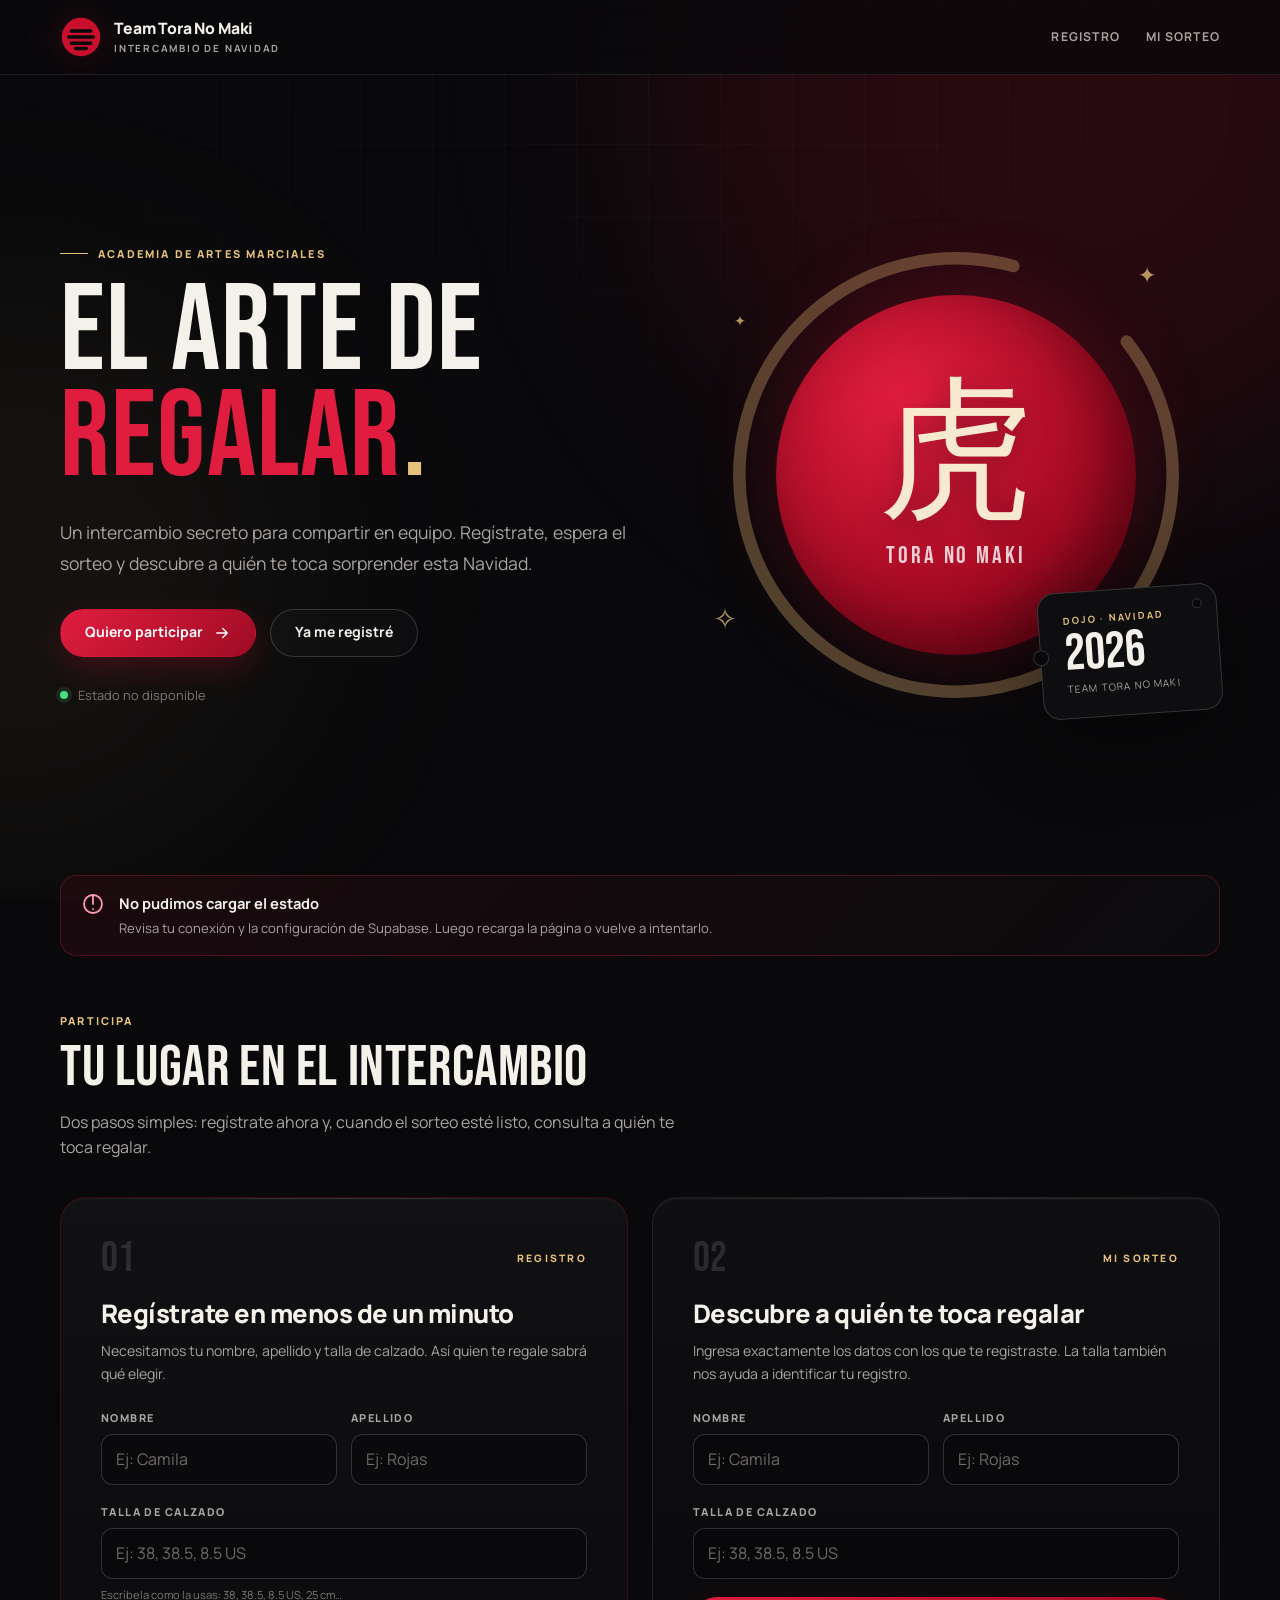
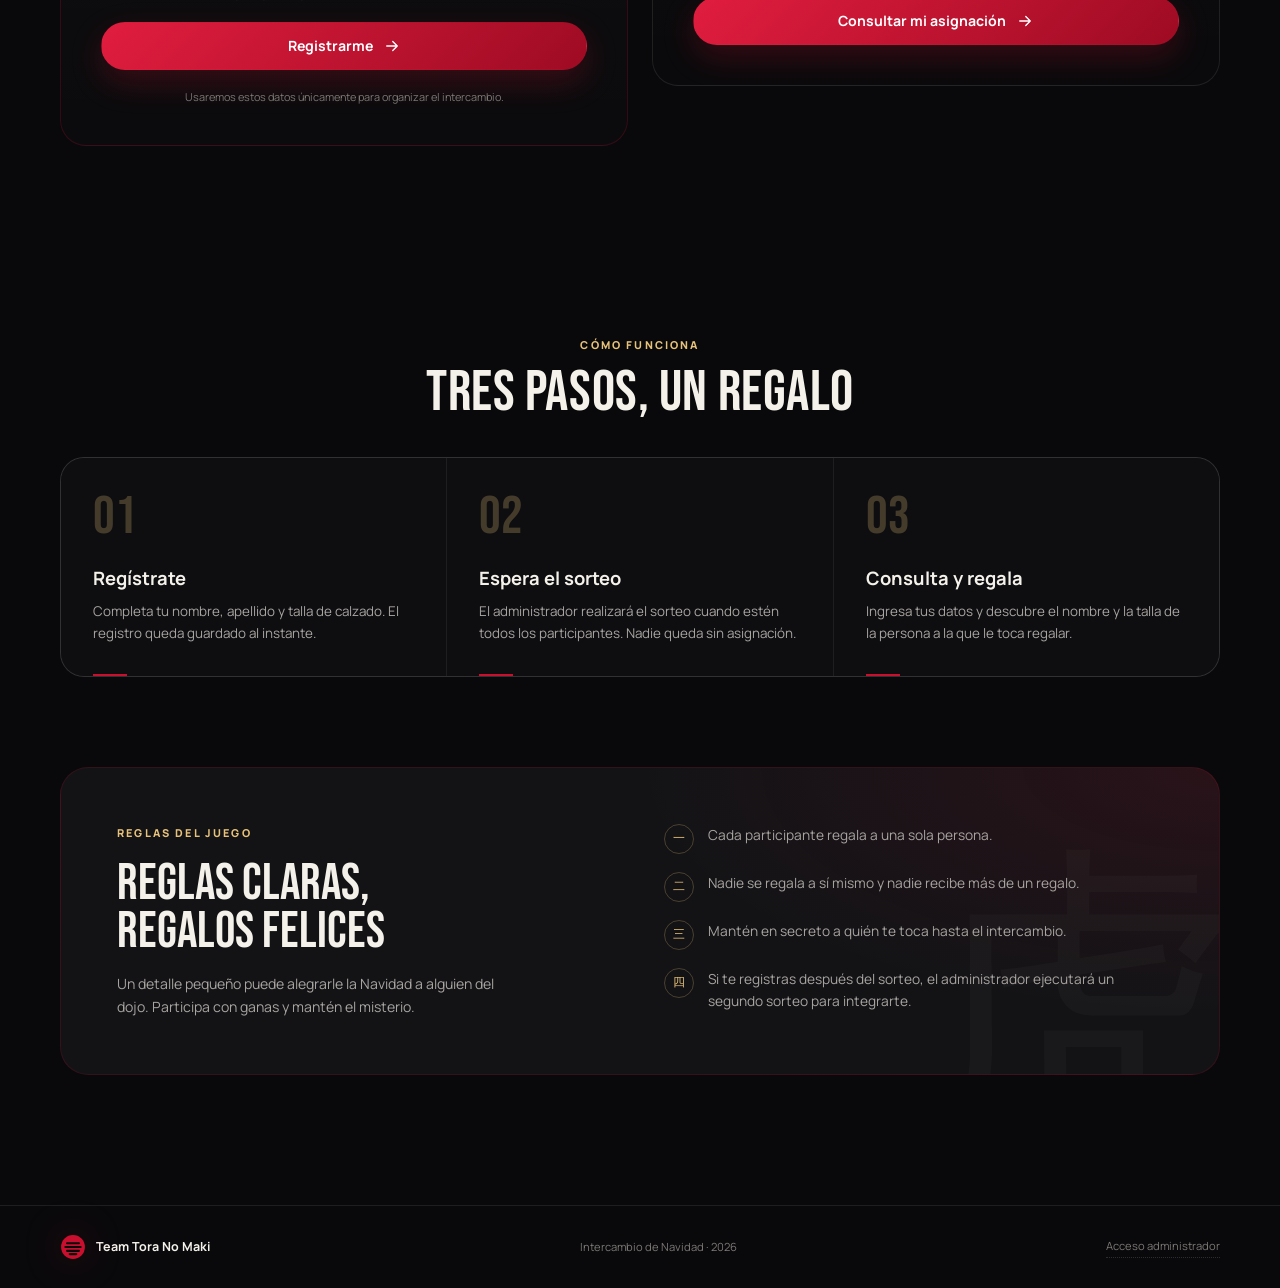
<file: index.html>
<!doctype html>
<html lang="es">
  <head>
    <meta charset="utf-8" />
    <meta
      name="viewport"
      content="width=device-width, initial-scale=1, viewport-fit=cover"
    />
    <meta name="theme-color" content="#09090b" />
    <meta
      http-equiv="Content-Security-Policy"
      content="default-src 'self'; script-src 'self'; style-src 'self'; font-src 'self'; img-src 'self' data:; connect-src 'self' https://*.supabase.co wss://*.supabase.co; form-action 'self'; base-uri 'self'; object-src 'none'"
    />
    <meta
      name="description"
      content="Intercambio de Navidad del Team Tora No Maki. Regístrate con tu nombre y talla de calzado, y descubre a quién te toca regalar."
    />
    <title>Intercambio de Navidad · Team Tora No Maki</title>

    <link rel="icon" href="./assets/favicon.svg" type="image/svg+xml" />
    <link rel="stylesheet" href="./assets/fonts.css" />
    <link rel="stylesheet" href="./assets/styles.css" />
  </head>

  <body class="page-public">
    <a class="skip-link" href="#contenido">Saltar al contenido</a>

    <div class="background-decor" aria-hidden="true">
      <span class="background-grid"></span>
      <span class="background-glow background-glow-red"></span>
      <span class="background-glow background-glow-gold"></span>
    </div>

    <header class="site-header">
      <div class="container header-inner">
        <a class="brand" href="./" aria-label="Team Tora No Maki, inicio">
          <span class="brand-mark" aria-hidden="true">
            <svg viewBox="0 0 48 48">
              <circle cx="24" cy="24" r="22" fill="currentColor"></circle>
              <path
                d="M13 17h22M10 24h28M13 31h22M18 37h12"
                fill="none"
                stroke="#09090b"
                stroke-width="4"
                stroke-linecap="round"
              ></path>
            </svg>
          </span>
          <span class="brand-copy">
            <span class="brand-name">Team Tora No Maki</span>
            <span class="brand-sub">Intercambio de Navidad</span>
          </span>
        </a>

        <nav class="site-nav" aria-label="Navegación principal">
          <a href="#registro">Registro</a>
          <a href="#mi-sorteo">Mi sorteo</a>
        </nav>
      </div>
    </header>

    <main id="contenido">
      <section class="hero container">
        <div class="hero-copy">
          <p class="eyebrow">
            <span class="eyebrow-line" aria-hidden="true"></span>
            Academia de artes marciales
          </p>

          <h1>
            El arte de<br />
            <span class="text-accent">regalar</span><span class="text-dot">.</span>
          </h1>

          <p class="hero-lead">
            Un intercambio secreto para compartir en equipo. Regístrate,
            espera el sorteo y descubre a quién te toca sorprender esta
            Navidad.
          </p>

          <div class="hero-actions">
            <a class="btn btn-primary" href="#registro">
              Quiero participar
              <svg viewBox="0 0 24 24" aria-hidden="true">
                <path d="M5 12h14M13 6l6 6-6 6"></path>
              </svg>
            </a>
            <a class="btn btn-ghost" href="#mi-sorteo">Ya me registré</a>
          </div>

          <div class="hero-meta">
            <span class="live-dot" aria-hidden="true"></span>
            <span id="participant-count">Cargando participantes…</span>
          </div>
        </div>

        <div class="hero-visual" aria-hidden="true">
          <div class="enso-wrap">
            <svg class="enso-ring" viewBox="0 0 360 360">
              <circle
                cx="180"
                cy="180"
                r="156"
                fill="none"
                stroke="currentColor"
                stroke-width="9"
                stroke-linecap="round"
                stroke-dasharray="880 100"
                transform="rotate(-38 180 180)"
              ></circle>
            </svg>
            <div class="sun-disc">
              <span class="sun-kanji">虎</span>
              <span class="sun-caption">Tora no Maki</span>
            </div>
          </div>

          <div class="event-ticket">
            <span class="ticket-top">Dojo · Navidad</span>
            <strong class="ticket-year" id="event-year">2026</strong>
            <span class="ticket-bottom">Team Tora No Maki</span>
            <span class="ticket-hole" aria-hidden="true"></span>
          </div>

          <span class="spark spark-one">✦</span>
          <span class="spark spark-two">✧</span>
          <span class="spark spark-three">✦</span>
        </div>
      </section>

      <div class="container">
        <div
          id="state-banner"
          class="state-banner"
          role="status"
          aria-live="polite"
          hidden
        >
          <span class="state-banner-icon" aria-hidden="true">
            <svg viewBox="0 0 24 24">
              <path d="M12 3v9"></path>
              <path d="M12 17h.01"></path>
              <circle cx="12" cy="12" r="9"></circle>
            </svg>
          </span>
          <div class="state-banner-copy">
            <strong id="state-banner-title"></strong>
            <p id="state-banner-text"></p>
          </div>
        </div>
      </div>

      <section class="forms-section container" aria-labelledby="participa-title">
        <div class="section-heading">
          <p class="eyebrow">Participa</p>
          <h2 id="participa-title">Tu lugar en el intercambio</h2>
          <p>
            Dos pasos simples: regístrate ahora y, cuando el sorteo esté
            listo, consulta a quién te toca regalar.
          </p>
        </div>

        <div class="forms-grid">
          <article class="card card-registration" id="registro">
            <div class="card-topline">
              <span class="step-number">01</span>
              <span class="card-kicker">Registro</span>
            </div>

            <h3>Regístrate en menos de un minuto</h3>
            <p class="card-intro">
              Necesitamos tu nombre, apellido y talla de calzado. Así quien te
              regale sabrá qué elegir.
            </p>

            <div id="registration-closed" class="inline-notice" hidden>
              <strong>El registro está cerrado.</strong>
              <span>
                Si ya participaste, puedes consultar tu asignación con tu
                nombre y talla.
              </span>
            </div>

            <div
              id="registration-late-note"
              class="inline-notice inline-notice-warning"
              hidden
            >
              <strong>El sorteo ya se realizó.</strong>
              <span>
                Si te registras ahora, el administrador deberá ejecutar el
                segundo sorteo para integrarte.
              </span>
            </div>

            <form id="registration-form" class="form" novalidate>
              <div class="form-row">
                <div class="field">
                  <label for="reg-first-name">Nombre</label>
                  <input
                    id="reg-first-name"
                    name="first_name"
                    type="text"
                    maxlength="60"
                    autocomplete="given-name"
                    autocapitalize="words"
                    placeholder="Ej: Camila"
                    required
                  />
                  <p
                    class="field-error"
                    id="reg-first-name-error"
                    role="alert"
                    hidden
                  ></p>
                </div>

                <div class="field">
                  <label for="reg-last-name">Apellido</label>
                  <input
                    id="reg-last-name"
                    name="last_name"
                    type="text"
                    maxlength="60"
                    autocomplete="family-name"
                    autocapitalize="words"
                    placeholder="Ej: Rojas"
                    required
                  />
                  <p
                    class="field-error"
                    id="reg-last-name-error"
                    role="alert"
                    hidden
                  ></p>
                </div>
              </div>

              <div class="field">
                <label for="reg-shoe-size">Talla de calzado</label>
                <input
                  id="reg-shoe-size"
                  name="shoe_size"
                  type="text"
                  maxlength="20"
                  inputmode="text"
                  autocomplete="off"
                  placeholder="Ej: 38, 38.5, 8.5 US"
                  required
                />
                <p class="field-hint">
                  Escríbela como la usas: 38, 38.5, 8.5 US, 25 cm…
                </p>
                <p
                  class="field-error"
                  id="reg-shoe-size-error"
                  role="alert"
                  hidden
                ></p>
              </div>

              <p
                class="form-error"
                id="registration-error"
                role="alert"
                hidden
              ></p>

              <button
                type="submit"
                class="btn btn-primary btn-block"
                id="registration-submit"
              >
                <span>Registrarme</span>
                <svg viewBox="0 0 24 24" aria-hidden="true">
                  <path d="M5 12h14M13 6l6 6-6 6"></path>
                </svg>
              </button>

              <p class="privacy-note">
                Usaremos estos datos únicamente para organizar el intercambio.
              </p>
            </form>

            <div id="registration-success" class="success-panel" hidden>
              <span class="success-icon" aria-hidden="true">
                <svg viewBox="0 0 24 24">
                  <path d="M20 6 9 17l-5-5"></path>
                </svg>
              </span>
              <p class="success-kicker">Confirmado</p>
              <h3>¡Registro exitoso!</h3>
              <p class="success-name-line">
                Ya estás participando, <strong id="success-name"></strong>.
              </p>

              <div class="size-chip">
                <span>Talla registrada</span>
                <strong id="success-size"></strong>
              </div>

              <p id="success-draw-note" class="success-note"></p>

              <div class="success-actions">
                <button
                  type="button"
                  class="btn btn-primary"
                  id="success-lookup"
                >
                  Consultar mi sorteo
                </button>
                <button
                  type="button"
                  class="btn btn-ghost"
                  id="success-another"
                >
                  Registrar otra persona
                </button>
              </div>
            </div>
          </article>

          <article class="card card-lookup" id="mi-sorteo">
            <div class="card-topline">
              <span class="step-number">02</span>
              <span class="card-kicker">Mi sorteo</span>
            </div>

            <h3>Descubre a quién te toca regalar</h3>
            <p class="card-intro">
              Ingresa exactamente los datos con los que te registraste. La
              talla también nos ayuda a identificar tu registro.
            </p>

            <form id="lookup-form" class="form" novalidate>
              <div class="form-row">
                <div class="field">
                  <label for="look-first-name">Nombre</label>
                  <input
                    id="look-first-name"
                    name="first_name"
                    type="text"
                    maxlength="60"
                    autocomplete="given-name"
                    autocapitalize="words"
                    placeholder="Ej: Camila"
                    required
                  />
                  <p
                    class="field-error"
                    id="look-first-name-error"
                    role="alert"
                    hidden
                  ></p>
                </div>

                <div class="field">
                  <label for="look-last-name">Apellido</label>
                  <input
                    id="look-last-name"
                    name="last_name"
                    type="text"
                    maxlength="60"
                    autocomplete="family-name"
                    autocapitalize="words"
                    placeholder="Ej: Rojas"
                    required
                  />
                  <p
                    class="field-error"
                    id="look-last-name-error"
                    role="alert"
                    hidden
                  ></p>
                </div>
              </div>

              <div class="field">
                <label for="look-shoe-size">Talla de calzado</label>
                <input
                  id="look-shoe-size"
                  name="shoe_size"
                  type="text"
                  maxlength="20"
                  inputmode="text"
                  autocomplete="off"
                  placeholder="Ej: 38, 38.5, 8.5 US"
                  required
                />
                <p
                  class="field-error"
                  id="look-shoe-size-error"
                  role="alert"
                  hidden
                ></p>
              </div>

              <p class="form-error" id="lookup-error" role="alert" hidden></p>

              <button
                type="submit"
                class="btn btn-primary btn-block"
                id="lookup-submit"
              >
                <span>Consultar mi asignación</span>
                <svg viewBox="0 0 24 24" aria-hidden="true">
                  <path d="M5 12h14M13 6l6 6-6 6"></path>
                </svg>
              </button>
            </form>

            <div id="saved-data-hint" class="saved-hint" hidden>
              <span>Estos son los datos de tu último registro en este dispositivo.</span>
              <button type="button" id="clear-saved-data" class="text-button">
                Borrar
              </button>
            </div>

            <div
              id="lookup-result"
              class="lookup-result"
              aria-live="polite"
              hidden
            >
              <div
                id="lookup-not-found"
                class="result-panel result-not-found"
                hidden
              >
                <span class="result-icon" aria-hidden="true">?</span>
                <p class="result-kicker">No encontramos tu registro</p>
                <h4>Revisa los datos e intenta otra vez</h4>
                <p>
                  El nombre, el apellido y la talla deben coincidir con los del
                  registro. Si escribiste tu talla como “42,5”, prueba también
                  con “42.5”.
                </p>
              </div>

              <div
                id="lookup-pending"
                class="result-panel result-pending"
                hidden
              >
                <span class="result-icon" aria-hidden="true">
                  <svg viewBox="0 0 24 24">
                    <circle cx="12" cy="12" r="9"></circle>
                    <path d="M12 7v5l3 2"></path>
                  </svg>
                </span>
                <p class="result-kicker" id="lookup-pending-kicker">
                  Aún falta el sorteo
                </p>
                <h4 id="lookup-pending-title">Tu registro está listo</h4>
                <p id="lookup-pending-text"></p>
              </div>

              <div
                id="lookup-assignment"
                class="result-panel result-assignment"
                hidden
              >
                <p class="result-kicker">Tu asignación</p>
                <p class="gift-lead">Te toca regalarle a:</p>
                <h4 id="receiver-name" class="receiver-name"></h4>
                <div class="receiver-size">
                  <span>Talla de calzado</span>
                  <strong id="receiver-size"></strong>
                </div>
                <p class="secret-note">
                  Mantén el secreto hasta el día del intercambio. No compartas
                  esta pantalla.
                </p>
                <button
                  type="button"
                  class="btn btn-ghost btn-small"
                  id="copy-assignment"
                >
                  Copiar mensaje
                </button>
              </div>

              <p id="lookup-owner" class="lookup-owner" hidden></p>
            </div>
          </article>
        </div>
      </section>

      <section class="steps container" aria-labelledby="steps-title">
        <div class="section-heading section-heading-center">
          <p class="eyebrow">Cómo funciona</p>
          <h2 id="steps-title">Tres pasos, un regalo</h2>
        </div>

        <ol class="steps-grid">
          <li class="step-card">
            <span class="step-index">01</span>
            <h3>Regístrate</h3>
            <p>
              Completa tu nombre, apellido y talla de calzado. El registro
              queda guardado al instante.
            </p>
          </li>
          <li class="step-card">
            <span class="step-index">02</span>
            <h3>Espera el sorteo</h3>
            <p>
              El administrador realizará el sorteo cuando estén todos los
              participantes. Nadie queda sin asignación.
            </p>
          </li>
          <li class="step-card">
            <span class="step-index">03</span>
            <h3>Consulta y regala</h3>
            <p>
              Ingresa tus datos y descubre el nombre y la talla de la persona
              a la que le toca regalar.
            </p>
          </li>
        </ol>
      </section>

      <section class="rules container" aria-labelledby="rules-title">
        <div class="rules-card">
          <div class="rules-intro">
            <p class="eyebrow">Reglas del juego</p>
            <h2 id="rules-title">Reglas claras, regalos felices</h2>
            <p>
              Un detalle pequeño puede alegrarle la Navidad a alguien del
              dojo. Participa con ganas y mantén el misterio.
            </p>
          </div>

          <ul class="rules-list">
            <li>
              <span aria-hidden="true">一</span>
              Cada participante regala a una sola persona.
            </li>
            <li>
              <span aria-hidden="true">二</span>
              Nadie se regala a sí mismo y nadie recibe más de un regalo.
            </li>
            <li>
              <span aria-hidden="true">三</span>
              Mantén en secreto a quién te toca hasta el intercambio.
            </li>
            <li>
              <span aria-hidden="true">四</span>
              Si te registras después del sorteo, el administrador ejecutará
              un segundo sorteo para integrarte.
            </li>
          </ul>
        </div>
      </section>
    </main>

    <footer class="site-footer">
      <div class="container footer-inner">
        <div class="footer-brand">
          <span class="brand-mark brand-mark-small" aria-hidden="true">
            <svg viewBox="0 0 48 48">
              <circle cx="24" cy="24" r="22" fill="currentColor"></circle>
              <path
                d="M13 17h22M10 24h28M13 31h22M18 37h12"
                fill="none"
                stroke="#09090b"
                stroke-width="4"
                stroke-linecap="round"
              ></path>
            </svg>
          </span>
          <span>Team Tora No Maki</span>
        </div>

        <p class="footer-note">
          Intercambio de Navidad · <span id="year">2026</span>
        </p>

        <a class="footer-admin-link" href="./admin.html">
          Acceso administrador
        </a>
      </div>
    </footer>

    <div id="toast" class="toast" role="status" aria-live="polite" hidden></div>

    <script src="./assets/vendor/supabase.js"></script>
    <script type="module" src="./assets/app.js"></script>
  </body>
</html>
</file>
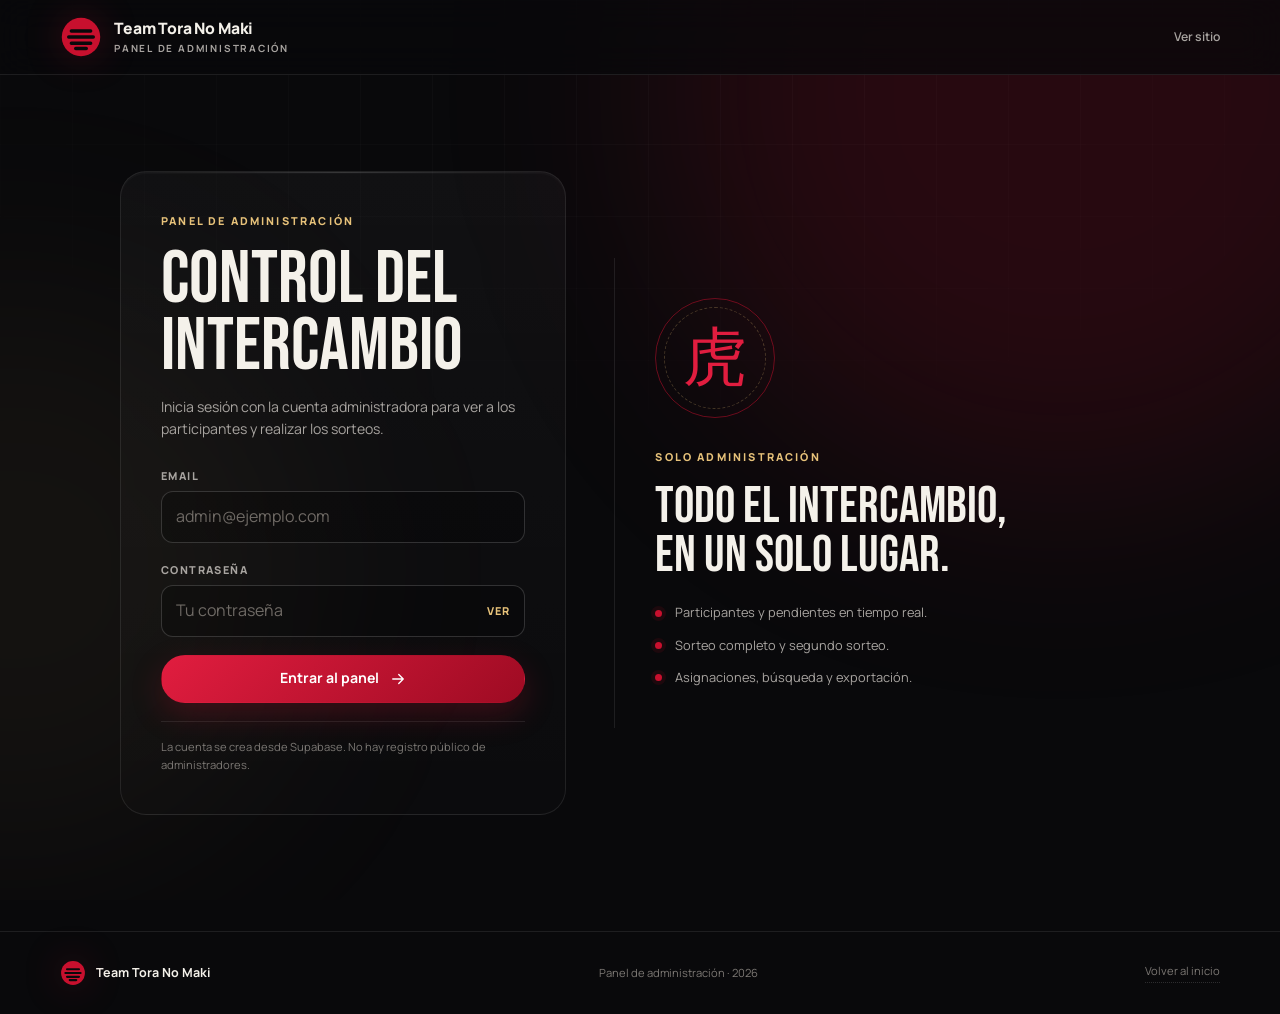
<file: admin.html>
<!doctype html>
<html lang="es">
  <head>
    <meta charset="utf-8" />
    <meta
      name="viewport"
      content="width=device-width, initial-scale=1, viewport-fit=cover"
    />
    <meta name="theme-color" content="#09090b" />
    <meta
      http-equiv="Content-Security-Policy"
      content="default-src 'self'; script-src 'self'; style-src 'self'; font-src 'self'; img-src 'self' data:; connect-src 'self' https://*.supabase.co wss://*.supabase.co; form-action 'self'; base-uri 'self'; object-src 'none'"
    />
    <meta name="robots" content="noindex, nofollow, noarchive" />
    <meta
      name="description"
      content="Panel de administración del intercambio de Navidad del Team Tora No Maki."
    />
    <title>Administración · Intercambio de Navidad</title>

    <link rel="icon" href="./assets/favicon.svg" type="image/svg+xml" />
    <link rel="stylesheet" href="./assets/fonts.css" />
    <link rel="stylesheet" href="./assets/styles.css" />
  </head>

  <body class="page-admin">
    <a class="skip-link" href="#contenido">Saltar al contenido</a>

    <div class="background-decor" aria-hidden="true">
      <span class="background-grid"></span>
      <span class="background-glow background-glow-red"></span>
      <span class="background-glow background-glow-gold"></span>
    </div>

    <header class="site-header">
      <div class="container header-inner">
        <a class="brand" href="./" aria-label="Team Tora No Maki, inicio">
          <span class="brand-mark" aria-hidden="true">
            <svg viewBox="0 0 48 48">
              <circle cx="24" cy="24" r="22" fill="currentColor"></circle>
              <path
                d="M13 17h22M10 24h28M13 31h22M18 37h12"
                fill="none"
                stroke="#09090b"
                stroke-width="4"
                stroke-linecap="round"
              ></path>
            </svg>
          </span>
          <span class="brand-copy">
            <span class="brand-name">Team Tora No Maki</span>
            <span class="brand-sub">Panel de administración</span>
          </span>
        </a>

        <div class="header-actions">
          <a class="header-link" href="./">Ver sitio</a>
          <div id="session-box" class="session-box" hidden>
            <span id="session-email" class="session-email"></span>
            <button
              type="button"
              id="signout-button"
              class="icon-button"
              aria-label="Cerrar sesión"
              title="Cerrar sesión"
            >
              <svg viewBox="0 0 24 24" aria-hidden="true">
                <path d="M9 21H5a2 2 0 0 1-2-2V5a2 2 0 0 1 2-2h4"></path>
                <path d="m16 17 5-5-5-5"></path>
                <path d="M21 12H9"></path>
              </svg>
            </button>
          </div>
        </div>
      </div>
    </header>

    <main id="contenido">
      <div id="setup-banner" class="state-banner is-warning container" hidden>
        <span class="state-banner-icon" aria-hidden="true">
          <svg viewBox="0 0 24 24">
            <path
              d="M10.3 3.8 1.8 18a2 2 0 0 0 1.7 3h17a2 2 0 0 0 1.7-3L13.7 3.8a2 2 0 0 0-3.4 0Z"
            ></path>
            <path d="M12 9v4"></path>
            <path d="M12 17h.01"></path>
          </svg>
        </span>
        <div class="state-banner-copy">
          <strong>Falta conectar Supabase</strong>
          <p>
            Completa <code>assets/config.js</code> con la URL y la clave pública
            de tu proyecto. Revisa el README para los pasos.
          </p>
        </div>
      </div>

      <div id="boot-loading" class="boot-loading">
        <span class="spinner spinner-large" aria-hidden="true"></span>
        <p>Cargando panel…</p>
      </div>

      <section id="auth-view" class="auth-section container" hidden>
        <div class="auth-layout">
          <div class="auth-card card">
            <p class="eyebrow">Panel de administración</p>
            <h1>Control del intercambio</h1>
            <p class="auth-lead">
              Inicia sesión con la cuenta administradora para ver a los
              participantes y realizar los sorteos.
            </p>

            <form id="login-form" class="form" novalidate>
              <div class="field">
                <label for="admin-email">Email</label>
                <input
                  id="admin-email"
                  name="email"
                  type="email"
                  autocomplete="email"
                  inputmode="email"
                  autocapitalize="none"
                  spellcheck="false"
                  placeholder="admin@ejemplo.com"
                  required
                />
              </div>

              <div class="field">
                <label for="admin-password">Contraseña</label>
                <div class="input-with-action">
                  <input
                    id="admin-password"
                    name="password"
                    type="password"
                    autocomplete="current-password"
                    placeholder="Tu contraseña"
                    required
                  />
                  <button
                    type="button"
                    id="toggle-password"
                    class="input-action"
                    aria-label="Mostrar contraseña"
                    aria-pressed="false"
                  >
                    Ver
                  </button>
                </div>
              </div>

              <p class="form-error" id="login-error" role="alert" hidden></p>

              <button
                type="submit"
                class="btn btn-primary btn-block"
                id="login-submit"
              >
                <span>Entrar al panel</span>
                <svg viewBox="0 0 24 24" aria-hidden="true">
                  <path d="M5 12h14M13 6l6 6-6 6"></path>
                </svg>
              </button>
            </form>

            <p class="auth-hint">
              La cuenta se crea desde Supabase. No hay registro público de
              administradores.
            </p>
          </div>

          <aside class="auth-visual" aria-hidden="true">
            <div class="auth-seal">
              <span class="auth-seal-kanji">虎</span>
              <span class="auth-seal-ring"></span>
            </div>
            <p class="eyebrow">Solo administración</p>
            <h2>Todo el intercambio,<br />en un solo lugar.</h2>
            <ul class="auth-feature-list">
              <li>Participantes y pendientes en tiempo real.</li>
              <li>Sorteo completo y segundo sorteo.</li>
              <li>Asignaciones, búsqueda y exportación.</li>
            </ul>
          </aside>
        </div>
      </section>

      <section id="dashboard-view" class="dashboard container" hidden>
        <div class="dashboard-head">
          <div>
            <p class="eyebrow">Panel de administración</p>
            <h1>Intercambio de Navidad</h1>
            <p class="dashboard-subtitle">
              Gestiona el registro, los sorteos y las asignaciones.
            </p>
          </div>

          <button
            type="button"
            id="refresh-dashboard"
            class="btn btn-ghost btn-small"
          >
            <svg viewBox="0 0 24 24" aria-hidden="true">
              <path d="M21 12a9 9 0 1 1-2.64-6.36"></path>
              <path d="M21 3v6h-6"></path>
            </svg>
            Actualizar
          </button>
        </div>

        <div id="dashboard-loading" class="dashboard-loading" hidden>
          <span class="spinner spinner-large" aria-hidden="true"></span>
          <p>Cargando datos del intercambio…</p>
        </div>

        <div id="dashboard-error" class="state-banner is-warning" hidden>
          <span class="state-banner-icon" aria-hidden="true">
            <svg viewBox="0 0 24 24">
              <path
                d="M10.3 3.8 1.8 18a2 2 0 0 0 1.7 3h17a2 2 0 0 0 1.7-3L13.7 3.8a2 2 0 0 0-3.4 0Z"
              ></path>
              <path d="M12 9v4"></path>
              <path d="M12 17h.01"></path>
            </svg>
          </span>
          <div class="state-banner-copy">
            <strong>No pudimos cargar el panel</strong>
            <p id="dashboard-error-text"></p>
            <button
              type="button"
              id="retry-dashboard"
              class="btn btn-ghost btn-small"
            >
              Reintentar
            </button>
          </div>
        </div>

        <div id="dashboard-content" hidden>
          <section class="stats-grid" aria-label="Resumen del intercambio">
            <article class="stat-card">
              <span class="stat-label">Participantes</span>
              <strong class="stat-value" id="stat-total">0</strong>
              <span class="stat-note">registrados en total</span>
            </article>

            <article class="stat-card stat-card-assigned">
              <span class="stat-label">Con asignación</span>
              <strong class="stat-value" id="stat-assigned">0</strong>
              <span class="stat-note">ya tienen a quién regalar</span>
            </article>

            <article
              class="stat-card stat-card-pending"
              id="stat-pending-card"
            >
              <span class="stat-label">Pendientes</span>
              <strong class="stat-value" id="stat-pending">0</strong>
              <span class="stat-note" id="stat-pending-note"
                >sin asignación</span
              >
            </article>
          </section>

          <div class="control-grid">
            <section class="card control-card">
              <div class="card-topline">
                <span class="card-kicker">Sorteo</span>
                <span id="draw-status-pill" class="status-pill">Pendiente</span>
              </div>

              <h2 id="draw-card-title">Todo listo para el sorteo</h2>
              <p id="draw-card-text">
                Cuando todos estén registrados, inicia el sorteo. Cada
                participante recibirá exactamente una persona a quien regalar.
              </p>

              <div class="draw-meta">
                <div>
                  <span>Ronda</span>
                  <strong id="draw-round-value">0</strong>
                </div>
                <div>
                  <span>Último sorteo</span>
                  <strong id="draw-date-value">—</strong>
                </div>
              </div>

              <div
                id="draw-pending-note"
                class="inline-notice inline-notice-warning"
                hidden
              >
                <strong id="draw-pending-title"></strong>
                <span id="draw-pending-text"></span>
              </div>

              <button
                type="button"
                id="draw-button"
                class="btn btn-primary btn-block"
              >
                <span id="draw-button-label">Iniciar sorteo</span>
              </button>
              <p id="draw-hint" class="field-hint"></p>
            </section>

            <section class="card control-card">
              <div class="card-topline">
                <span class="card-kicker">Registro</span>
                <span id="registration-status-pill" class="status-pill"
                  >Abierto</span
                >
              </div>

              <h2>Entrada de participantes</h2>
              <p>
                Abre el registro para recibir participantes o ciérralo cuando
                ya esté completa la lista.
              </p>

              <label class="switch-row" for="registration-toggle">
                <span class="switch-copy">
                  <strong>Permitir nuevos registros</strong>
                  <small>
                    Si está cerrado, nadie nuevo podrá registrarse desde la web.
                  </small>
                </span>
                <input
                  id="registration-toggle"
                  type="checkbox"
                  class="switch-input"
                />
                <span class="switch-track" aria-hidden="true">
                  <span class="switch-thumb"></span>
                </span>
              </label>

              <div class="rule-note">
                <strong>Segundo sorteo</strong>
                <p>
                  Si alguien se registra después del primer sorteo, aparecerá
                  como pendiente. El segundo sorteo lo integra conservando las
                  asignaciones existentes y ajustando solo lo necesario para
                  que todos queden incluidos.
                </p>
              </div>
            </section>
          </div>

          <section class="card participants-card">
            <div class="participants-head">
              <div>
                <p class="eyebrow">Listado</p>
                <h2>Participantes</h2>
                <p id="participants-summary">
                  Todavía no hay participantes registrados.
                </p>
              </div>

              <div class="participants-actions">
                <label class="search-field">
                  <span class="sr-only">Buscar participante</span>
                  <svg viewBox="0 0 24 24" aria-hidden="true">
                    <circle cx="11" cy="11" r="7"></circle>
                    <path d="m20 20-4-4"></path>
                  </svg>
                  <input
                    type="search"
                    id="participant-search"
                    placeholder="Buscar por nombre o talla"
                    autocomplete="off"
                  />
                </label>

                <button
                  type="button"
                  id="export-csv"
                  class="btn btn-ghost btn-small"
                >
                  <svg viewBox="0 0 24 24" aria-hidden="true">
                    <path d="M12 3v12"></path>
                    <path d="m7 10 5 5 5-5"></path>
                    <path d="M5 21h14"></path>
                  </svg>
                  Exportar
                </button>
              </div>
            </div>

            <div id="table-pending-note" class="table-note" hidden></div>

            <div class="table-wrap">
              <table class="participants-table" id="participants-table">
                <thead>
                  <tr>
                    <th scope="col">Participante</th>
                    <th scope="col">Talla</th>
                    <th scope="col">Le regala a</th>
                    <th scope="col">Estado</th>
                    <th scope="col" class="actions-col">Acciones</th>
                  </tr>
                </thead>
                <tbody id="participants-body"></tbody>
              </table>
            </div>

            <div id="participants-empty" class="empty-state" hidden>
              <span class="empty-icon" aria-hidden="true">虎</span>
              <h3>Todavía no hay participantes</h3>
              <p>
                Comparte el enlace del sitio para que el equipo se registre.
                Los participantes aparecerán aquí automáticamente.
              </p>
              <button
                type="button"
                id="copy-site-link"
                class="btn btn-ghost btn-small"
              >
                Copiar enlace del sitio
              </button>
            </div>

            <div id="participants-no-results" class="empty-state" hidden>
              <span class="empty-icon" aria-hidden="true">?</span>
              <h3>Sin resultados</h3>
              <p>No encontramos participantes con ese nombre o talla.</p>
            </div>

            <div class="table-footer">
              <span id="filter-count">Mostrando 0 de 0</span>
              <span class="table-footnote">
                El administrador ve todas las asignaciones. Los participantes
                solo ven la suya.
              </span>
            </div>
          </section>

          <section class="danger-zone" id="advanced-zone">
            <div>
              <p class="eyebrow">Zona delicada</p>
              <h2>Re-sortear a todos</h2>
              <p>
                Reemplaza todas las asignaciones actuales por un sorteo nuevo.
                Úsalo solo si necesitas reiniciar el sorteo por completo.
              </p>
            </div>
            <button
              type="button"
              id="redraw-button"
              class="btn btn-danger-outline"
            >
              Re-sortear a todos
            </button>

            <div class="danger-divider" aria-hidden="true"></div>

            <div>
              <p class="eyebrow">Zona crítica</p>
              <h2>Limpiar todo</h2>
              <p>
                <strong>Borra todos los participantes y todas las asignaciones.</strong>
                Reinicia el sorteo a cero. Úsalo solo para limpiar la base de datos
                tras una prueba; no se puede deshacer.
              </p>
            </div>
            <button
              type="button"
              id="reset-all-button"
              class="btn btn-danger"
            >
              Limpiar todo
            </button>
          </section>
        </div>
      </section>
    </main>

    <footer class="site-footer">
      <div class="container footer-inner">
        <div class="footer-brand">
          <span class="brand-mark brand-mark-small" aria-hidden="true">
            <svg viewBox="0 0 48 48">
              <circle cx="24" cy="24" r="22" fill="currentColor"></circle>
              <path
                d="M13 17h22M10 24h28M13 31h22M18 37h12"
                fill="none"
                stroke="#09090b"
                stroke-width="4"
                stroke-linecap="round"
              ></path>
            </svg>
          </span>
          <span>Team Tora No Maki</span>
        </div>

        <p class="footer-note">
          Panel de administración · <span id="year">2026</span>
        </p>

        <a class="footer-admin-link" href="./">Volver al inicio</a>
      </div>
    </footer>

    <dialog
      id="confirm-dialog"
      class="confirm-dialog"
      aria-labelledby="confirm-title"
      aria-describedby="confirm-message"
    >
      <div class="dialog-card">
        <span id="confirm-icon" class="dialog-icon" aria-hidden="true">
          <svg viewBox="0 0 24 24">
            <path
              d="M10.3 3.8 1.8 18a2 2 0 0 0 1.7 3h17a2 2 0 0 0 1.7-3L13.7 3.8a2 2 0 0 0-3.4 0Z"
            ></path>
            <path d="M12 9v4"></path>
            <path d="M12 17h.01"></path>
          </svg>
        </span>
        <h2 id="confirm-title">Confirmar acción</h2>
        <p id="confirm-message"></p>
        <div class="dialog-actions">
          <button type="button" id="confirm-cancel" class="btn btn-ghost">
            Cancelar
          </button>
          <button type="button" id="confirm-accept" class="btn btn-primary">
            Confirmar
          </button>
        </div>
      </div>
    </dialog>

    <div id="toast" class="toast" role="status" aria-live="polite" hidden></div>

    <script src="./assets/vendor/supabase.js"></script>
    <script type="module" src="./assets/admin.js"></script>
  </body>
</html>
</file>
<file: assets/fonts.css>
@font-face {
  font-family: 'Bebas Neue';
  font-style: normal;
  font-weight: 400;
  font-display: swap;
  src: url('./fonts/bebas-neue-latin.woff2') format('woff2');
}

@font-face {
  font-family: 'Manrope';
  font-style: normal;
  font-weight: 400 800;
  font-display: swap;
  src: url('./fonts/manrope-latin-var.woff2') format('woff2');
}
</file>
<file: assets/styles.css>
/* ============================================================
   Team Tora No Maki · Intercambio de Navidad
   Hoja de estilos principal
   ============================================================ */

:root {
  --bg: #09090b;
  --bg-soft: #0e0e11;
  --surface: #131316;
  --surface-2: #1a1a1f;
  --surface-3: #222228;
  --text: #f4f1ea;
  --muted: #a8a4a0;
  --muted-2: #7c7874;
  --red: #c8102e;
  --red-bright: #e11d3f;
  --red-soft: rgba(200, 16, 46, 0.13);
  --gold: #e7c27a;
  --gold-soft: rgba(231, 194, 122, 0.12);
  --green: #4ade80;
  --green-soft: rgba(74, 222, 128, 0.1);
  --danger-text: #ff9caf;
  --border: rgba(255, 255, 255, 0.085);
  --border-strong: rgba(255, 255, 255, 0.16);
  --shadow: 0 24px 80px rgba(0, 0, 0, 0.45);
  --radius-lg: 26px;
  --radius-md: 18px;
  --radius-sm: 12px;
  --font-display: 'Bebas Neue', 'Arial Narrow', Impact, sans-serif;
  --font-body: 'Manrope', system-ui, -apple-system, 'Segoe UI', sans-serif;
  --font-jp: 'Hiragino Mincho ProN', 'Yu Mincho', 'Noto Serif CJK JP',
    'Noto Serif JP', serif;
  --header-h: 74px;
}

*,
*::before,
*::after {
  box-sizing: border-box;
}

[hidden] {
  display: none !important;
}

html {
  scroll-behavior: smooth;
  -webkit-text-size-adjust: 100%;
}

body {
  margin: 0;
  min-height: 100vh;
  background: var(--bg);
  color: var(--text);
  font-family: var(--font-body);
  font-size: 16px;
  line-height: 1.6;
  -webkit-font-smoothing: antialiased;
  text-rendering: optimizeLegibility;
  overflow-x: hidden;
}

body::selection {
  background: var(--red);
  color: #fff;
}

h1,
h2,
h3,
h4,
p {
  margin-top: 0;
}

h1,
h2,
h3,
h4 {
  text-wrap: balance;
}

a {
  color: inherit;
}

button,
input {
  font: inherit;
}

button {
  cursor: pointer;
}

button:disabled {
  cursor: not-allowed;
}

svg {
  display: block;
}

:focus-visible {
  outline: 2px solid var(--gold);
  outline-offset: 3px;
}

.sr-only {
  position: absolute;
  width: 1px;
  height: 1px;
  padding: 0;
  margin: -1px;
  overflow: hidden;
  clip: rect(0, 0, 0, 0);
  white-space: nowrap;
  border: 0;
}

.skip-link {
  position: absolute;
  top: -120px;
  left: 16px;
  z-index: 200;
  padding: 10px 16px;
  border-radius: 8px;
  background: var(--text);
  color: var(--bg);
  font-weight: 700;
  text-decoration: none;
  transition: top 0.2s ease;
}

.skip-link:focus {
  top: 16px;
}

.container {
  width: min(1160px, calc(100% - 48px));
  margin-inline: auto;
}

/* ------------------------------------------------------------
   Fondo decorativo
   ------------------------------------------------------------ */

.background-decor {
  position: fixed;
  inset: 0;
  z-index: -1;
  overflow: hidden;
  pointer-events: none;
}

.background-grid {
  position: absolute;
  inset: 0;
  background-image: linear-gradient(
      rgba(255, 255, 255, 0.026) 1px,
      transparent 1px
    ),
    linear-gradient(90deg, rgba(255, 255, 255, 0.026) 1px, transparent 1px);
  background-size: 72px 72px;
  mask-image: radial-gradient(
    ellipse 90% 70% at 50% 0%,
    black 10%,
    transparent 80%
  );
  -webkit-mask-image: radial-gradient(
    ellipse 90% 70% at 50% 0%,
    black 10%,
    transparent 80%
  );
}

.background-glow {
  position: absolute;
  border-radius: 50%;
  filter: blur(110px);
}

.background-glow-red {
  top: -24vw;
  right: -14vw;
  width: 62vw;
  height: 62vw;
  background: rgba(200, 16, 46, 0.16);
}

.background-glow-gold {
  bottom: 4%;
  left: -22vw;
  width: 46vw;
  height: 46vw;
  background: rgba(231, 194, 122, 0.05);
}

/* ------------------------------------------------------------
   Cabecera
   ------------------------------------------------------------ */

.site-header {
  position: sticky;
  top: 0;
  z-index: 50;
  border-bottom: 1px solid var(--border);
  background: rgba(9, 9, 11, 0.76);
  backdrop-filter: blur(18px);
  -webkit-backdrop-filter: blur(18px);
}

.header-inner {
  display: flex;
  min-height: var(--header-h);
  align-items: center;
  justify-content: space-between;
  gap: 20px;
}

.brand {
  display: flex;
  align-items: center;
  gap: 12px;
  text-decoration: none;
}

.brand-mark {
  width: 42px;
  height: 42px;
  flex: 0 0 auto;
  color: var(--red);
  filter: drop-shadow(0 0 18px rgba(200, 16, 46, 0.25));
}

.brand-mark svg {
  width: 100%;
  height: 100%;
}

.brand-copy {
  display: flex;
  flex-direction: column;
  line-height: 1.1;
}

.brand-name {
  font-size: 0.98rem;
  font-weight: 800;
  letter-spacing: -0.01em;
}

.brand-sub {
  margin-top: 5px;
  color: var(--muted);
  font-size: 0.62rem;
  font-weight: 700;
  letter-spacing: 0.18em;
  text-transform: uppercase;
}

.site-nav {
  display: flex;
  gap: 26px;
}

.site-nav a {
  position: relative;
  padding: 8px 0;
  color: var(--muted);
  font-size: 0.76rem;
  font-weight: 700;
  letter-spacing: 0.1em;
  text-decoration: none;
  text-transform: uppercase;
  transition: color 0.2s ease;
}

.site-nav a::after {
  content: '';
  position: absolute;
  right: 0;
  bottom: 2px;
  left: 0;
  height: 1px;
  background: var(--red-bright);
  transform: scaleX(0);
  transform-origin: right;
  transition: transform 0.25s ease;
}

.site-nav a:hover {
  color: var(--text);
}

.site-nav a:hover::after,
.site-nav a:focus-visible::after {
  transform: scaleX(1);
  transform-origin: left;
}

.header-actions {
  display: flex;
  align-items: center;
  gap: 14px;
}

.header-link {
  color: var(--muted);
  font-size: 0.76rem;
  font-weight: 600;
  text-decoration: none;
  transition: color 0.2s ease;
}

.header-link:hover {
  color: var(--text);
}

.session-box {
  display: flex;
  align-items: center;
  gap: 8px;
  padding-left: 14px;
  border-left: 1px solid var(--border);
}

.session-email {
  max-width: 220px;
  overflow: hidden;
  color: var(--muted-2);
  font-size: 0.7rem;
  text-overflow: ellipsis;
  white-space: nowrap;
}

.icon-button {
  display: grid;
  width: 40px;
  height: 40px;
  place-items: center;
  border: 1px solid var(--border);
  border-radius: 50%;
  background: rgba(255, 255, 255, 0.02);
  color: var(--muted);
  transition: background 0.2s ease, border-color 0.2s ease, color 0.2s ease;
}

.icon-button svg {
  width: 18px;
  height: 18px;
  fill: none;
  stroke: currentColor;
  stroke-linecap: round;
  stroke-linejoin: round;
  stroke-width: 1.8;
}

.icon-button:hover {
  border-color: var(--border-strong);
  background: rgba(255, 255, 255, 0.05);
  color: var(--text);
}

/* ------------------------------------------------------------
   Botones e inputs
   ------------------------------------------------------------ */

.btn {
  display: inline-flex;
  min-height: 48px;
  align-items: center;
  justify-content: center;
  gap: 10px;
  padding: 0 24px;
  border: 1px solid transparent;
  border-radius: 999px;
  font-size: 0.88rem;
  font-weight: 700;
  line-height: 1.2;
  text-align: center;
  text-decoration: none;
  transition: transform 0.2s ease, background 0.2s ease,
    border-color 0.2s ease, box-shadow 0.2s ease, color 0.2s ease;
}

.btn svg {
  width: 18px;
  height: 18px;
  flex: 0 0 auto;
  fill: none;
  stroke: currentColor;
  stroke-linecap: round;
  stroke-linejoin: round;
  stroke-width: 1.8;
}

.btn-primary {
  background: linear-gradient(135deg, var(--red-bright), #9e0b23);
  box-shadow: 0 12px 32px rgba(200, 16, 46, 0.24);
  color: #fff;
}

.btn-primary:hover:not(:disabled) {
  box-shadow: 0 16px 40px rgba(200, 16, 46, 0.34);
  transform: translateY(-2px);
}

.btn-ghost {
  border-color: var(--border-strong);
  background: rgba(255, 255, 255, 0.02);
  color: var(--text);
}

.btn-ghost:hover:not(:disabled) {
  border-color: rgba(255, 255, 255, 0.26);
  background: rgba(255, 255, 255, 0.06);
}

.btn-danger {
  background: var(--red);
  color: #fff;
}

.btn-danger:hover:not(:disabled) {
  background: var(--red-bright);
}

.btn-danger-outline {
  border-color: rgba(225, 29, 63, 0.35);
  background: transparent;
  color: var(--danger-text);
}

.btn-danger-outline:hover:not(:disabled) {
  border-color: rgba(225, 29, 63, 0.55);
  background: rgba(225, 29, 63, 0.08);
}

.btn-block {
  width: 100%;
}

.btn-small {
  min-height: 40px;
  padding: 0 16px;
  font-size: 0.78rem;
}

.btn:disabled {
  cursor: not-allowed;
  opacity: 0.45;
  box-shadow: none;
  transform: none;
}

.btn.is-loading {
  pointer-events: none;
}

.text-button {
  padding: 4px;
  border: 0;
  background: none;
  color: var(--gold);
  font-size: 0.76rem;
  font-weight: 700;
  text-decoration: underline;
  text-underline-offset: 3px;
}

.text-button:hover {
  color: #f5d99f;
}

.spinner {
  display: inline-block;
  width: 16px;
  height: 16px;
  flex: 0 0 auto;
  border: 2px solid rgba(255, 255, 255, 0.35);
  border-top-color: #fff;
  border-radius: 50%;
  animation: spin 0.7s linear infinite;
}

.spinner-large {
  width: 32px;
  height: 32px;
  border-width: 3px;
  border-color: rgba(255, 255, 255, 0.15);
  border-top-color: var(--red);
}

.field {
  display: flex;
  flex-direction: column;
  gap: 7px;
}

.field label {
  color: var(--muted);
  font-size: 0.68rem;
  font-weight: 800;
  letter-spacing: 0.13em;
  text-transform: uppercase;
}

input {
  width: 100%;
  min-height: 50px;
  padding: 12px 14px;
  border: 1px solid var(--border-strong);
  border-radius: var(--radius-sm);
  background: rgba(0, 0, 0, 0.22);
  color: var(--text);
  font-size: 16px;
  transition: background 0.2s ease, border-color 0.2s ease,
    box-shadow 0.2s ease;
}

input::placeholder {
  color: #6f6a65;
}

input:hover {
  border-color: rgba(255, 255, 255, 0.24);
}

input:focus {
  border-color: rgba(225, 29, 63, 0.75);
  outline: none;
  background: rgba(0, 0, 0, 0.3);
  box-shadow: 0 0 0 4px rgba(200, 16, 46, 0.13);
}

input.is-invalid {
  border-color: #ff5d78;
  box-shadow: 0 0 0 4px rgba(225, 29, 63, 0.1);
}

.field-hint {
  margin: 0;
  color: var(--muted-2);
  font-size: 0.7rem;
}

.field-error {
  margin: 0;
  color: var(--danger-text);
  font-size: 0.74rem;
}

.form-error {
  margin: 0;
  padding: 12px 14px;
  border: 1px solid rgba(225, 29, 63, 0.25);
  border-radius: var(--radius-sm);
  background: rgba(225, 29, 63, 0.1);
  color: #ffb3c0;
  font-size: 0.8rem;
}

.form-row {
  display: grid;
  grid-template-columns: 1fr 1fr;
  gap: 14px;
}

.form {
  display: flex;
  flex-direction: column;
  gap: 18px;
}

/* ------------------------------------------------------------
   Portada
   ------------------------------------------------------------ */

.hero {
  display: grid;
  min-height: min(800px, calc(100svh - var(--header-h)));
  grid-template-columns: minmax(0, 1.05fr) minmax(0, 0.95fr);
  align-items: center;
  gap: 48px;
  padding-block: clamp(52px, 7vw, 88px);
}

.hero-copy {
  position: relative;
  z-index: 1;
}

.eyebrow {
  display: flex;
  align-items: center;
  gap: 10px;
  margin-bottom: 18px;
  color: var(--gold);
  font-size: 0.68rem;
  font-weight: 800;
  letter-spacing: 0.2em;
  text-transform: uppercase;
}

.eyebrow-line {
  display: inline-block;
  width: 28px;
  height: 1px;
  background: var(--gold);
}

.hero h1 {
  margin-bottom: 26px;
  font-family: var(--font-display);
  font-size: clamp(4.4rem, 9.6vw, 8.6rem);
  font-weight: 400;
  letter-spacing: 0.01em;
  line-height: 0.86;
}

.text-accent {
  color: var(--red-bright);
}

.text-dot {
  color: var(--gold);
}

.hero-lead {
  max-width: 52ch;
  margin-bottom: 30px;
  color: var(--muted);
  font-size: clamp(0.98rem, 1.4vw, 1.1rem);
  line-height: 1.75;
}

.hero-actions {
  display: flex;
  flex-wrap: wrap;
  gap: 14px;
  margin-bottom: 28px;
}

.hero-meta {
  display: flex;
  align-items: center;
  gap: 10px;
  color: var(--muted-2);
  font-size: 0.8rem;
}

.live-dot {
  width: 8px;
  height: 8px;
  flex: 0 0 auto;
  border-radius: 50%;
  background: var(--green);
  box-shadow: 0 0 0 4px rgba(74, 222, 128, 0.12);
  animation: pulse 2.4s ease-in-out infinite;
}

.hero-visual {
  position: relative;
  display: flex;
  min-height: 520px;
  align-items: center;
  justify-content: center;
}

.enso-wrap {
  position: relative;
  display: grid;
  width: min(100%, 500px);
  aspect-ratio: 1;
  place-items: center;
}

.enso-ring {
  position: absolute;
  inset: 0;
  width: 100%;
  height: 100%;
  color: rgba(231, 194, 122, 0.32);
}

.sun-disc {
  position: relative;
  display: flex;
  width: 72%;
  aspect-ratio: 1;
  flex-direction: column;
  align-items: center;
  justify-content: center;
  gap: 8px;
  border-radius: 50%;
  background: radial-gradient(
    circle at 35% 30%,
    #e11d3f,
    #a30a22 60%,
    #6b0515
  );
  box-shadow: 0 0 80px rgba(200, 16, 46, 0.25),
    inset -20px -20px 60px rgba(0, 0, 0, 0.35);
}

.sun-kanji {
  color: #f7e9d0;
  font-family: var(--font-jp);
  font-size: clamp(6rem, 12vw, 10rem);
  line-height: 1;
  text-shadow: 0 8px 30px rgba(0, 0, 0, 0.3);
}

.sun-caption {
  color: rgba(255, 255, 255, 0.8);
  font-family: var(--font-display);
  font-size: 1.5rem;
  font-weight: 400;
  letter-spacing: 0.12em;
}

.event-ticket {
  position: absolute;
  right: 0;
  bottom: 20px;
  display: flex;
  min-width: 180px;
  flex-direction: column;
  gap: 4px;
  padding: 20px 24px;
  border: 1px solid var(--border-strong);
  border-radius: 18px;
  background: var(--bg-soft);
  box-shadow: var(--shadow);
  transform: rotate(-4deg);
}

.event-ticket::before {
  content: '';
  position: absolute;
  top: 50%;
  left: -8px;
  width: 16px;
  height: 16px;
  border: 1px solid var(--border-strong);
  border-radius: 50%;
  background: var(--bg);
  transform: translateY(-50%);
}

.ticket-top {
  color: var(--gold);
  font-size: 0.6rem;
  font-weight: 700;
  letter-spacing: 0.2em;
  text-transform: uppercase;
}

.ticket-year {
  font-family: var(--font-display);
  font-size: 3.2rem;
  font-weight: 400;
  line-height: 0.9;
}

.ticket-bottom {
  color: var(--muted);
  font-size: 0.62rem;
  letter-spacing: 0.12em;
  text-transform: uppercase;
}

.ticket-hole {
  position: absolute;
  top: 14px;
  right: 14px;
  width: 10px;
  height: 10px;
  border: 1px solid var(--border-strong);
  border-radius: 50%;
  background: var(--bg);
}

.spark {
  position: absolute;
  color: var(--gold);
  font-size: 1.4rem;
  opacity: 0.75;
}

.spark-one {
  top: 8%;
  right: 12%;
}

.spark-two {
  bottom: 18%;
  left: 4%;
  font-size: 1.8rem;
}

.spark-three {
  top: 18%;
  left: 8%;
  font-size: 0.9rem;
}

/* ------------------------------------------------------------
   Avisos y banners
   ------------------------------------------------------------ */

.state-banner {
  display: flex;
  align-items: flex-start;
  gap: 14px;
  margin-bottom: 32px;
  padding: 16px 20px;
  border: 1px solid rgba(231, 194, 122, 0.22);
  border-radius: 16px;
  background: linear-gradient(
    135deg,
    rgba(231, 194, 122, 0.08),
    rgba(255, 255, 255, 0.015)
  );
}

.state-banner.is-warning {
  border-color: rgba(225, 29, 63, 0.28);
  background: linear-gradient(
    135deg,
    rgba(200, 16, 46, 0.09),
    rgba(255, 255, 255, 0.01)
  );
}

.state-banner-icon {
  width: 24px;
  height: 24px;
  flex: 0 0 auto;
  color: var(--gold);
}

.state-banner.is-warning .state-banner-icon {
  color: var(--danger-text);
}

.state-banner-icon svg {
  width: 100%;
  height: 100%;
  fill: none;
  stroke: currentColor;
  stroke-linecap: round;
  stroke-linejoin: round;
  stroke-width: 1.8;
}

.state-banner-copy strong {
  display: block;
  margin-bottom: 2px;
  font-size: 0.92rem;
}

.state-banner-copy p {
  max-width: 78ch;
  margin: 0;
  color: var(--muted);
  font-size: 0.82rem;
}

.state-banner-copy code {
  padding: 1px 5px;
  border: 1px solid var(--border);
  border-radius: 5px;
  background: rgba(0, 0, 0, 0.2);
  color: var(--gold);
  font-size: 0.75rem;
}

.state-banner-copy .btn {
  margin-top: 10px;
}

#setup-banner {
  margin-top: 24px;
}

/* ------------------------------------------------------------
   Formularios
   ------------------------------------------------------------ */

.forms-section {
  padding-block: 24px 100px;
  scroll-margin-top: 92px;
}

#mi-sorteo {
  scroll-margin-top: 92px;
}

.section-heading {
  max-width: 720px;
  margin-bottom: 36px;
}

.section-heading .eyebrow {
  margin-bottom: 12px;
}

.section-heading h2 {
  margin-bottom: 14px;
  font-family: var(--font-display);
  font-size: clamp(2.6rem, 4.5vw, 4rem);
  font-weight: 400;
  letter-spacing: 0.01em;
  line-height: 0.95;
}

.section-heading > p:last-child {
  max-width: 62ch;
  color: var(--muted);
}

.section-heading-center {
  margin-inline: auto;
  text-align: center;
}

.section-heading-center .eyebrow {
  justify-content: center;
}

.section-heading-center > p:last-child {
  margin-inline: auto;
}

.forms-grid {
  display: grid;
  grid-template-columns: 1fr 1fr;
  align-items: start;
  gap: 24px;
}

.card {
  position: relative;
  overflow: hidden;
  padding: clamp(24px, 3.4vw, 40px);
  border: 1px solid var(--border);
  border-radius: var(--radius-lg);
  background: linear-gradient(
    180deg,
    rgba(255, 255, 255, 0.035),
    rgba(255, 255, 255, 0.012)
  );
  box-shadow: inset 0 2px 0 rgba(255, 255, 255, 0.02);
}

.card::before {
  content: '';
  position: absolute;
  top: 0;
  right: 0;
  left: 0;
  height: 1px;
  background: linear-gradient(
    90deg,
    transparent,
    rgba(255, 255, 255, 0.14),
    transparent
  );
}

.card-registration {
  border-color: rgba(200, 16, 46, 0.22);
}

.card-lookup {
  background: linear-gradient(
    180deg,
    rgba(255, 255, 255, 0.026),
    rgba(255, 255, 255, 0.008)
  );
}

.card-topline {
  display: flex;
  align-items: center;
  justify-content: space-between;
  gap: 12px;
  margin-bottom: 20px;
}

.step-number {
  color: rgba(255, 255, 255, 0.12);
  font-family: var(--font-display);
  font-size: 2.6rem;
  line-height: 1;
}

.card-kicker {
  color: var(--gold);
  font-size: 0.64rem;
  font-weight: 800;
  letter-spacing: 0.22em;
  text-transform: uppercase;
}

.card h2,
.card h3 {
  margin-bottom: 10px;
  font-size: clamp(1.4rem, 2vw, 1.8rem);
  font-weight: 800;
  letter-spacing: -0.02em;
  line-height: 1.2;
}

.card-intro {
  margin-bottom: 24px;
  color: var(--muted);
  font-size: 0.88rem;
}

.privacy-note {
  margin: 0;
  color: var(--muted-2);
  font-size: 0.68rem;
  text-align: center;
}

.inline-notice {
  display: flex;
  flex-direction: column;
  gap: 2px;
  margin-bottom: 20px;
  padding: 14px 16px;
  border: 1px solid rgba(200, 16, 46, 0.22);
  border-radius: var(--radius-sm);
  background: rgba(200, 16, 46, 0.08);
  color: #ffb3c0;
  font-size: 0.8rem;
}

.inline-notice strong {
  color: #ffd5dc;
  font-size: 0.84rem;
}

.inline-notice-warning {
  border-color: rgba(231, 194, 122, 0.2);
  background: rgba(231, 194, 122, 0.06);
  color: #e8cf9d;
}

.inline-notice-warning strong {
  color: #ffe6b8;
}

.saved-hint {
  display: flex;
  align-items: center;
  justify-content: space-between;
  gap: 10px;
  margin-top: 14px;
  padding-top: 12px;
  border-top: 1px dashed var(--border);
  color: var(--muted-2);
  font-size: 0.7rem;
}

/* Éxito */

.success-panel {
  display: flex;
  flex-direction: column;
  align-items: flex-start;
  gap: 10px;
  padding: 24px;
  border: 1px solid rgba(74, 222, 128, 0.22);
  border-radius: 20px;
  background: linear-gradient(
    145deg,
    rgba(74, 222, 128, 0.09),
    rgba(255, 255, 255, 0.01)
  );
  animation: rise 0.35s ease both;
}

.success-icon {
  display: grid;
  width: 48px;
  height: 48px;
  place-items: center;
  border: 1px solid rgba(74, 222, 128, 0.25);
  border-radius: 50%;
  background: rgba(74, 222, 128, 0.12);
  color: var(--green);
}

.success-icon svg {
  width: 24px;
  height: 24px;
  fill: none;
  stroke: currentColor;
  stroke-linecap: round;
  stroke-linejoin: round;
  stroke-width: 2.4;
}

.success-kicker {
  margin: 0;
  color: var(--green);
  font-size: 0.62rem;
  font-weight: 800;
  letter-spacing: 0.18em;
  text-transform: uppercase;
}

.success-panel h3 {
  margin: 0;
  font-family: var(--font-display);
  font-size: 2.6rem;
  font-weight: 400;
  line-height: 1;
}

.success-name-line {
  margin: 0;
  color: var(--muted);
  font-size: 0.9rem;
}

.success-name-line strong {
  color: var(--text);
}

.size-chip {
  display: inline-flex;
  align-items: center;
  gap: 10px;
  padding: 8px 14px;
  border: 1px solid var(--border);
  border-radius: 999px;
  background: rgba(0, 0, 0, 0.22);
  color: var(--muted);
  font-size: 0.74rem;
}

.size-chip strong {
  color: var(--text);
  font-size: 1rem;
}

.success-note {
  margin: 4px 0 6px;
  color: var(--muted);
  font-size: 0.8rem;
}

.success-actions {
  display: flex;
  flex-wrap: wrap;
  gap: 10px;
  margin-top: 6px;
}

/* Resultado de consulta */

.lookup-result {
  margin-top: 22px;
}

.result-panel {
  padding: 22px;
  border: 1px solid var(--border);
  border-radius: 20px;
  background: rgba(0, 0, 0, 0.18);
  animation: rise 0.3s ease both;
}

.result-kicker {
  margin: 0 0 6px;
  color: var(--gold);
  font-size: 0.62rem;
  font-weight: 800;
  letter-spacing: 0.18em;
  text-transform: uppercase;
}

.result-panel h4 {
  margin: 0 0 8px;
  font-size: 1.18rem;
}

.result-panel p:last-child {
  margin-bottom: 0;
  color: var(--muted);
  font-size: 0.82rem;
}

.result-icon {
  display: grid;
  width: 38px;
  height: 38px;
  place-items: center;
  margin-bottom: 12px;
  border: 1px solid var(--border);
  border-radius: 50%;
  background: rgba(255, 255, 255, 0.03);
  color: var(--gold);
  font-size: 1rem;
  font-weight: 800;
}

.result-icon svg {
  width: 20px;
  height: 20px;
  fill: none;
  stroke: currentColor;
  stroke-linecap: round;
  stroke-linejoin: round;
  stroke-width: 1.8;
}

.result-not-found {
  border-color: rgba(225, 29, 63, 0.2);
  background: rgba(225, 29, 63, 0.05);
}

.result-pending {
  border-color: rgba(231, 194, 122, 0.2);
  background: rgba(231, 194, 122, 0.045);
}

.result-assignment {
  position: relative;
  overflow: hidden;
  border-color: rgba(200, 16, 46, 0.35);
  background: radial-gradient(
    120% 120% at 0 0,
    rgba(200, 16, 46, 0.16),
    rgba(0, 0, 0, 0.2) 55%
  );
}

.result-assignment::after {
  content: '✦';
  position: absolute;
  top: 14px;
  right: 18px;
  color: var(--gold);
  font-size: 1.4rem;
  opacity: 0.6;
}

.gift-lead {
  margin: 0 0 4px;
  color: var(--muted);
  font-size: 0.84rem;
}

.receiver-name {
  margin: 0 0 18px;
  color: #fff;
  font-family: var(--font-display);
  font-size: clamp(2.2rem, 4vw, 3.2rem);
  font-weight: 400;
  letter-spacing: 0.01em;
  line-height: 0.95;
}

.receiver-size {
  display: flex;
  align-items: baseline;
  justify-content: space-between;
  gap: 16px;
  padding: 14px 16px;
  border: 1px solid var(--border);
  border-radius: var(--radius-sm);
  background: rgba(255, 255, 255, 0.04);
}

.receiver-size span {
  color: var(--muted);
  font-size: 0.66rem;
  font-weight: 700;
  letter-spacing: 0.12em;
  text-transform: uppercase;
}

.receiver-size strong {
  color: var(--gold);
  font-size: 1.5rem;
}

.secret-note {
  margin: 14px 0;
  color: var(--muted-2);
  font-size: 0.73rem;
}

.lookup-owner {
  margin: 14px 0 0;
  color: var(--muted-2);
  font-size: 0.68rem;
  text-align: center;
}

/* ------------------------------------------------------------
   Cómo funciona y reglas
   ------------------------------------------------------------ */

.steps {
  padding-block: 90px;
}

.steps-grid {
  display: grid;
  grid-template-columns: repeat(3, 1fr);
  gap: 1px;
  margin: 0;
  padding: 0;
  overflow: hidden;
  border: 1px solid var(--border);
  border-radius: 24px;
  background: var(--border);
  list-style: none;
}

.step-card {
  position: relative;
  padding: 32px;
  background: var(--bg-soft);
}

.step-card::after {
  content: '';
  position: absolute;
  bottom: 0;
  left: 32px;
  width: 34px;
  height: 2px;
  background: var(--red);
}

.step-index {
  display: block;
  margin-bottom: 20px;
  color: rgba(231, 194, 122, 0.25);
  font-family: var(--font-display);
  font-size: 3.4rem;
  line-height: 1;
}

.step-card h3 {
  margin-bottom: 8px;
  font-size: 1.15rem;
}

.step-card p {
  margin: 0;
  color: var(--muted);
  font-size: 0.84rem;
}

.rules {
  padding-bottom: 110px;
}

.rules-card {
  position: relative;
  display: grid;
  overflow: hidden;
  grid-template-columns: 1fr 1fr;
  gap: 48px;
  padding: clamp(28px, 5vw, 56px);
  border: 1px solid rgba(200, 16, 46, 0.18);
  border-radius: 28px;
  background: radial-gradient(
      100% 160% at 100% 0,
      rgba(200, 16, 46, 0.12),
      transparent 50%
    ),
    var(--surface);
}

.rules-card::before {
  content: '虎';
  position: absolute;
  right: -20px;
  bottom: -90px;
  color: rgba(255, 255, 255, 0.025);
  font-family: var(--font-jp);
  font-size: 20rem;
  line-height: 1;
  pointer-events: none;
}

.rules-intro {
  position: relative;
  z-index: 1;
}

.rules-intro h2 {
  margin-bottom: 16px;
  font-family: var(--font-display);
  font-size: clamp(2.4rem, 4vw, 3.6rem);
  font-weight: 400;
  line-height: 0.95;
}

.rules-intro > p:last-child {
  max-width: 42ch;
  margin: 0;
  color: var(--muted);
  font-size: 0.88rem;
}

.rules-list {
  position: relative;
  z-index: 1;
  display: flex;
  flex-direction: column;
  gap: 18px;
  margin: 0;
  padding: 0;
  list-style: none;
}

.rules-list li {
  display: flex;
  align-items: flex-start;
  gap: 14px;
  color: var(--muted);
  font-size: 0.86rem;
  line-height: 1.6;
}

.rules-list li span {
  display: grid;
  width: 30px;
  height: 30px;
  flex: 0 0 30px;
  place-items: center;
  border: 1px solid rgba(231, 194, 122, 0.25);
  border-radius: 50%;
  color: var(--gold);
  font-family: var(--font-jp);
  font-size: 0.78rem;
}

/* ------------------------------------------------------------
   Pie de página
   ------------------------------------------------------------ */

.site-footer {
  margin-top: 20px;
  padding-block: 28px;
  border-top: 1px solid var(--border);
}

.footer-inner {
  display: flex;
  flex-wrap: wrap;
  align-items: center;
  justify-content: space-between;
  gap: 18px;
}

.footer-brand {
  display: flex;
  align-items: center;
  gap: 10px;
  font-size: 0.78rem;
  font-weight: 700;
}

.brand-mark-small {
  width: 26px;
  height: 26px;
}

.footer-note {
  margin: 0;
  color: var(--muted-2);
  font-size: 0.7rem;
}

.footer-admin-link {
  padding-bottom: 2px;
  border-bottom: 1px dotted rgba(255, 255, 255, 0.15);
  color: var(--muted-2);
  font-size: 0.7rem;
  text-decoration: none;
  transition: color 0.2s ease, border-color 0.2s ease;
}

.footer-admin-link:hover {
  border-color: var(--gold);
  color: var(--gold);
}

/* ------------------------------------------------------------
   Notificaciones
   ------------------------------------------------------------ */

.toast {
  position: fixed;
  bottom: max(24px, env(safe-area-inset-bottom));
  left: 50%;
  z-index: 100;
  max-width: min(92vw, 540px);
  padding: 14px 18px;
  border: 1px solid var(--border-strong);
  border-radius: 14px;
  background: #18181d;
  box-shadow: var(--shadow);
  font-size: 0.8rem;
  opacity: 0;
  transform: translate(-50%, 20px);
  transition: opacity 0.22s ease, transform 0.22s ease;
}

.toast.is-visible {
  opacity: 1;
  transform: translate(-50%, 0);
}

.toast-success {
  border-color: rgba(74, 222, 128, 0.3);
  color: #c8ffd9;
}

.toast-error {
  border-color: rgba(225, 29, 63, 0.3);
  color: #ffc2cc;
}

.toast-info {
  border-color: rgba(231, 194, 122, 0.3);
  color: #ffe6b8;
}

/* ------------------------------------------------------------
   Administración · login
   ------------------------------------------------------------ */

.boot-loading {
  display: flex;
  min-height: calc(100svh - var(--header-h) - 130px);
  flex-direction: column;
  align-items: center;
  justify-content: center;
  gap: 14px;
  color: var(--muted);
  font-size: 0.8rem;
}

.boot-loading p,
.dashboard-loading p {
  margin: 0;
}

.auth-section {
  padding-block: clamp(48px, 8vw, 96px);
}

.auth-layout {
  display: grid;
  max-width: 1040px;
  grid-template-columns: minmax(0, 0.9fr) minmax(0, 1.1fr);
  align-items: center;
  gap: 48px;
  margin-inline: auto;
}

.auth-card {
  width: 100%;
  max-width: 520px;
}

.auth-card h1 {
  margin-bottom: 16px;
  font-family: var(--font-display);
  font-size: clamp(3rem, 6vw, 4.6rem);
  font-weight: 400;
  line-height: 0.9;
}

.auth-lead {
  margin-bottom: 26px;
  color: var(--muted);
  font-size: 0.88rem;
}

.auth-hint {
  margin: 18px 0 0;
  padding-top: 16px;
  border-top: 1px solid var(--border);
  color: var(--muted-2);
  font-size: 0.7rem;
}

.input-with-action {
  position: relative;
}

.input-with-action input {
  padding-right: 64px;
}

.input-action {
  position: absolute;
  top: 50%;
  right: 6px;
  padding: 8px 10px;
  border: 0;
  border-radius: 8px;
  background: transparent;
  color: var(--gold);
  font-size: 0.68rem;
  font-weight: 800;
  letter-spacing: 0.08em;
  text-transform: uppercase;
  transform: translateY(-50%);
}

.input-action:hover {
  background: rgba(255, 255, 255, 0.05);
}

.auth-visual {
  display: flex;
  min-height: 460px;
  flex-direction: column;
  justify-content: center;
  padding: 40px;
  border-left: 1px solid var(--border);
}

.auth-seal {
  position: relative;
  display: grid;
  width: 120px;
  height: 120px;
  place-items: center;
  margin-bottom: 30px;
}

.auth-seal-ring {
  position: absolute;
  inset: 0;
  border: 1px solid rgba(200, 16, 46, 0.5);
  border-radius: 50%;
}

.auth-seal-ring::after {
  content: '';
  position: absolute;
  inset: 8px;
  border: 1px dashed rgba(231, 194, 122, 0.25);
  border-radius: 50%;
}

.auth-seal-kanji {
  color: var(--red-bright);
  font-family: var(--font-jp);
  font-size: 4rem;
}

.auth-visual h2 {
  margin-bottom: 22px;
  font-family: var(--font-display);
  font-size: clamp(2.2rem, 4vw, 3.4rem);
  font-weight: 400;
  line-height: 0.95;
}

.auth-feature-list {
  display: flex;
  flex-direction: column;
  gap: 12px;
  margin: 0;
  padding: 0;
  color: var(--muted);
  font-size: 0.8rem;
  list-style: none;
}

.auth-feature-list li {
  position: relative;
  padding-left: 20px;
}

.auth-feature-list li::before {
  content: '';
  position: absolute;
  top: 0.55em;
  left: 0;
  width: 7px;
  height: 7px;
  border-radius: 50%;
  background: var(--red);
  box-shadow: 0 0 0 4px rgba(200, 16, 46, 0.1);
}

/* ------------------------------------------------------------
   Administración · dashboard
   ------------------------------------------------------------ */

.dashboard {
  padding-block: 40px 100px;
}

.dashboard-head {
  display: flex;
  align-items: flex-end;
  justify-content: space-between;
  gap: 20px;
  margin-bottom: 28px;
}

.dashboard-head h1 {
  margin-bottom: 8px;
  font-family: var(--font-display);
  font-size: clamp(3rem, 6vw, 5rem);
  font-weight: 400;
  line-height: 0.9;
}

.dashboard-head .eyebrow {
  margin-bottom: 12px;
}

.dashboard-subtitle {
  margin: 0;
  color: var(--muted);
  font-size: 0.88rem;
}

.dashboard-loading {
  display: flex;
  min-height: 320px;
  flex-direction: column;
  align-items: center;
  justify-content: center;
  gap: 12px;
  color: var(--muted);
  font-size: 0.8rem;
}

.stats-grid {
  display: grid;
  grid-template-columns: repeat(3, 1fr);
  gap: 16px;
  margin-bottom: 20px;
}

.stat-card {
  position: relative;
  display: flex;
  overflow: hidden;
  flex-direction: column;
  gap: 2px;
  padding: 22px;
  border: 1px solid var(--border);
  border-radius: 20px;
  background: var(--surface);
}

.stat-card::after {
  content: '';
  position: absolute;
  top: 0;
  right: 0;
  width: 80px;
  height: 80px;
  background: radial-gradient(
    circle,
    rgba(255, 255, 255, 0.04),
    transparent 70%
  );
}

.stat-label {
  color: var(--muted);
  font-size: 0.64rem;
  font-weight: 800;
  letter-spacing: 0.16em;
  text-transform: uppercase;
}

.stat-value {
  font-family: var(--font-display);
  font-size: 3.4rem;
  font-weight: 400;
  letter-spacing: 0.01em;
  line-height: 1;
}

.stat-note {
  color: var(--muted-2);
  font-size: 0.7rem;
}

.stat-card-assigned .stat-value {
  color: var(--green);
}

.stat-card-pending .stat-value {
  color: var(--gold);
}

.stat-card-pending.has-pending {
  border-color: rgba(231, 194, 122, 0.28);
  background: linear-gradient(145deg, rgba(231, 194, 122, 0.06), var(--surface));
}

.stat-card-pending.has-pending .stat-value {
  color: #ffd27d;
}

.control-grid {
  display: grid;
  grid-template-columns: 1fr 1fr;
  gap: 20px;
  margin-bottom: 20px;
}

.control-card {
  padding: 26px;
}

.control-card h2 {
  margin-bottom: 8px;
  font-size: 1.35rem;
}

.control-card > p {
  color: var(--muted);
  font-size: 0.82rem;
}

.status-pill {
  display: inline-flex;
  align-items: center;
  gap: 6px;
  padding: 5px 10px;
  border: 1px solid var(--border);
  border-radius: 999px;
  background: rgba(255, 255, 255, 0.04);
  color: var(--muted);
  font-size: 0.6rem;
  font-weight: 800;
  letter-spacing: 0.12em;
  text-transform: uppercase;
  white-space: nowrap;
}

.status-pill::before {
  content: '';
  width: 5px;
  height: 5px;
  border-radius: 50%;
  background: currentColor;
}

.status-pill.is-done,
.status-pill.is-open {
  border-color: rgba(74, 222, 128, 0.22);
  background: rgba(74, 222, 128, 0.08);
  color: #9bf0b5;
}

.status-pill.is-pending {
  border-color: rgba(231, 194, 122, 0.22);
  background: rgba(231, 194, 122, 0.08);
  color: #ffd27d;
}

.status-pill.is-closed {
  border-color: rgba(225, 29, 63, 0.22);
  background: rgba(225, 29, 63, 0.08);
  color: var(--danger-text);
}

.draw-meta {
  display: grid;
  grid-template-columns: 1fr 1fr;
  gap: 12px;
  margin: 20px 0;
  padding: 16px;
  border: 1px solid var(--border);
  border-radius: 14px;
  background: rgba(0, 0, 0, 0.18);
}

.draw-meta > div {
  display: flex;
  flex-direction: column;
  gap: 2px;
}

.draw-meta span {
  color: var(--muted-2);
  font-size: 0.6rem;
  font-weight: 800;
  letter-spacing: 0.12em;
  text-transform: uppercase;
}

.draw-meta strong {
  font-size: 0.82rem;
  font-weight: 600;
}

#draw-button {
  margin-top: 4px;
}

.switch-row {
  display: flex;
  align-items: center;
  gap: 16px;
  margin: 20px 0;
  padding: 18px;
  border: 1px solid var(--border);
  border-radius: 16px;
  background: rgba(0, 0, 0, 0.16);
  cursor: pointer;
}

.switch-copy {
  display: flex;
  flex: 1;
  flex-direction: column;
  gap: 3px;
}

.switch-copy strong {
  font-size: 0.84rem;
}

.switch-copy small {
  color: var(--muted-2);
  font-size: 0.7rem;
  line-height: 1.5;
}

.switch-input {
  position: absolute;
  width: 1px;
  height: 1px;
  opacity: 0;
}

.switch-track {
  position: relative;
  width: 48px;
  height: 28px;
  flex: 0 0 auto;
  border: 1px solid var(--border-strong);
  border-radius: 999px;
  background: rgba(255, 255, 255, 0.1);
  transition: background 0.2s ease, border-color 0.2s ease;
}

.switch-thumb {
  position: absolute;
  top: 3px;
  left: 3px;
  width: 20px;
  height: 20px;
  border-radius: 50%;
  background: #c9c5bf;
  transition: transform 0.2s ease, background 0.2s ease;
}

.switch-input:checked + .switch-track {
  border-color: rgba(225, 29, 63, 0.6);
  background: rgba(200, 16, 46, 0.65);
}

.switch-input:checked + .switch-track .switch-thumb {
  background: #fff;
  transform: translateX(20px);
}

.switch-input:focus-visible + .switch-track {
  outline: 3px solid rgba(231, 194, 122, 0.35);
  outline-offset: 3px;
}

.rule-note {
  padding-top: 18px;
  border-top: 1px solid var(--border);
}

.rule-note strong {
  color: var(--gold);
  font-size: 0.78rem;
}

.rule-note p {
  margin: 6px 0 0;
  color: var(--muted-2);
  font-size: 0.74rem;
  line-height: 1.65;
}

/* ------------------------------------------------------------
   Administración · participantes
   ------------------------------------------------------------ */

.participants-card {
  padding: clamp(20px, 3vw, 30px);
}

.participants-head {
  display: flex;
  align-items: flex-end;
  justify-content: space-between;
  gap: 20px;
  margin-bottom: 18px;
}

.participants-head .eyebrow {
  margin-bottom: 8px;
  font-size: 0.6rem;
}

.participants-head h2 {
  margin: 0 0 4px;
  font-size: clamp(1.6rem, 3vw, 2rem);
}

.participants-head p:last-child {
  margin: 0;
  color: var(--muted);
  font-size: 0.78rem;
}

.participants-actions {
  display: flex;
  align-items: center;
  gap: 10px;
}

.search-field {
  display: flex;
  width: 250px;
  min-height: 40px;
  align-items: center;
  gap: 8px;
  padding: 0 12px;
  border: 1px solid var(--border);
  border-radius: 999px;
  background: rgba(0, 0, 0, 0.18);
}

.search-field svg {
  width: 16px;
  height: 16px;
  flex: 0 0 auto;
  fill: none;
  stroke: var(--muted-2);
  stroke-linecap: round;
  stroke-linejoin: round;
  stroke-width: 1.8;
}

.search-field input {
  min-height: auto;
  padding: 0;
  border: 0;
  background: transparent;
  box-shadow: none;
  font-size: 0.78rem;
}

.search-field input:focus {
  outline: none;
  box-shadow: none;
}

.table-note {
  margin-bottom: 12px;
  padding: 10px 14px;
  border: 1px solid rgba(231, 194, 122, 0.18);
  border-radius: 10px;
  background: rgba(231, 194, 122, 0.06);
  color: #e8cf9d;
  font-size: 0.73rem;
}

.table-wrap {
  overflow-x: auto;
  border: 1px solid var(--border);
  border-radius: 16px;
}

.participants-table {
  width: 100%;
  border-collapse: collapse;
  font-size: 0.82rem;
}

.participants-table th {
  padding: 12px 16px;
  border-bottom: 1px solid var(--border);
  background: rgba(255, 255, 255, 0.025);
  color: var(--muted-2);
  font-size: 0.6rem;
  font-weight: 800;
  letter-spacing: 0.12em;
  text-align: left;
  text-transform: uppercase;
  white-space: nowrap;
}

.participants-table td {
  padding: 14px 16px;
  border-bottom: 1px solid rgba(255, 255, 255, 0.05);
  vertical-align: middle;
}

.participants-table tr:last-child td {
  border-bottom: 0;
}

.participants-table tbody tr:hover {
  background: rgba(255, 255, 255, 0.02);
}

.participant-cell {
  display: flex;
  min-width: 180px;
  align-items: center;
  gap: 10px;
}

.avatar {
  display: grid;
  width: 34px;
  height: 34px;
  flex: 0 0 auto;
  place-items: center;
  border: 1px solid rgba(200, 16, 46, 0.2);
  border-radius: 50%;
  background: rgba(200, 16, 46, 0.12);
  color: #ffb3c0;
  font-size: 0.68rem;
  font-weight: 800;
}

.participant-name {
  display: flex;
  flex-direction: column;
}

.participant-name strong {
  font-size: 0.8rem;
  font-weight: 700;
}

.participant-name small {
  color: var(--muted-2);
  font-size: 0.64rem;
}

.size-badge {
  display: inline-flex;
  min-width: 48px;
  align-items: center;
  justify-content: center;
  padding: 6px 10px;
  border: 1px solid var(--border);
  border-radius: 8px;
  background: rgba(255, 255, 255, 0.02);
  font-size: 0.74rem;
  font-weight: 700;
}

.receiver-cell {
  display: flex;
  flex-direction: column;
  gap: 1px;
}

.receiver-cell strong {
  font-size: 0.78rem;
  font-weight: 600;
}

.receiver-cell span {
  color: var(--muted-2);
  font-size: 0.66rem;
}

.muted-dash {
  color: var(--muted-2);
}

.badge {
  display: inline-flex;
  align-items: center;
  gap: 5px;
  padding: 4px 9px;
  border-radius: 999px;
  font-size: 0.58rem;
  font-weight: 800;
  letter-spacing: 0.08em;
  text-transform: uppercase;
  white-space: nowrap;
}

.badge::before {
  content: '';
  width: 5px;
  height: 5px;
  border-radius: 50%;
  background: currentColor;
}

.badge-assigned {
  background: rgba(74, 222, 128, 0.08);
  color: #9bf0b5;
}

.badge-pending {
  background: rgba(231, 194, 122, 0.08);
  color: #ffd27d;
}

.actions-col {
  text-align: right !important;
}

.row-actions {
  display: flex;
  align-items: center;
  justify-content: flex-end;
  gap: 6px;
}

.row-action {
  display: grid;
  width: 32px;
  height: 32px;
  place-items: center;
  border: 1px solid var(--border);
  border-radius: 8px;
  background: rgba(255, 255, 255, 0.02);
  color: var(--muted);
  transition: background 0.2s ease, border-color 0.2s ease, color 0.2s ease;
}

.row-action svg {
  width: 15px;
  height: 15px;
  fill: none;
  stroke: currentColor;
  stroke-linecap: round;
  stroke-linejoin: round;
  stroke-width: 1.8;
}

.row-action:hover {
  border-color: var(--border-strong);
  background: rgba(255, 255, 255, 0.05);
  color: var(--text);
}

.row-action-danger:hover {
  border-color: rgba(225, 29, 63, 0.3);
  background: rgba(225, 29, 63, 0.08);
  color: var(--danger-text);
}

.empty-state {
  padding: 42px 20px;
  text-align: center;
}

.empty-icon {
  display: grid;
  width: 56px;
  height: 56px;
  place-items: center;
  margin: 0 auto 14px;
  border: 1px solid rgba(200, 16, 46, 0.2);
  border-radius: 50%;
  background: rgba(200, 16, 46, 0.1);
  color: var(--gold);
  font-family: var(--font-jp);
  font-size: 1.6rem;
}

.empty-state h3 {
  margin-bottom: 4px;
  font-size: 1rem;
}

.empty-state p {
  max-width: 46ch;
  margin: 0 auto 16px;
  color: var(--muted-2);
  font-size: 0.76rem;
}

.table-footer {
  display: flex;
  align-items: center;
  justify-content: space-between;
  gap: 16px;
  padding-top: 14px;
  color: var(--muted-2);
  font-size: 0.68rem;
}

.table-footnote {
  text-align: right;
}

/* ------------------------------------------------------------
   Administración · zona delicada y diálogo
   ------------------------------------------------------------ */

.danger-zone {
  display: flex;
  align-items: center;
  justify-content: space-between;
  gap: 24px;
  margin-top: 20px;
  padding: 24px 26px;
  border: 1px solid rgba(225, 29, 63, 0.18);
  border-radius: 20px;
  background: linear-gradient(
    135deg,
    rgba(225, 29, 63, 0.06),
    transparent 60%
  );
}

.danger-zone h2 {
  margin: 0 0 4px;
  font-size: 1.05rem;
}

.danger-zone p:last-child {
  max-width: 70ch;
  margin: 0;
  color: var(--muted-2);
  font-size: 0.74rem;
}

.danger-zone .eyebrow {
  margin-bottom: 8px;
  color: var(--danger-text);
}

.danger-divider {
  width: 100%;
  height: 1px;
  margin: 20px 0;
  background: var(--border);
}

.confirm-dialog {
  max-width: min(92vw, 470px);
  padding: 0;
  border: 0;
  background: transparent;
  color: var(--text);
}

.confirm-dialog::backdrop {
  background: rgba(0, 0, 0, 0.72);
  backdrop-filter: blur(6px);
  -webkit-backdrop-filter: blur(6px);
}

.dialog-card {
  padding: 28px;
  border: 1px solid var(--border-strong);
  border-radius: 22px;
  background: var(--surface);
  box-shadow: var(--shadow);
}

.dialog-icon {
  display: grid;
  width: 44px;
  height: 44px;
  place-items: center;
  margin-bottom: 16px;
  border-radius: 50%;
  background: rgba(225, 29, 63, 0.1);
  color: var(--danger-text);
}

.dialog-icon svg {
  width: 22px;
  height: 22px;
  fill: none;
  stroke: currentColor;
  stroke-linecap: round;
  stroke-linejoin: round;
  stroke-width: 1.8;
}

.dialog-card h2 {
  margin-bottom: 8px;
  font-size: 1.2rem;
}

.dialog-card > p {
  margin-bottom: 22px;
  color: var(--muted);
  font-size: 0.82rem;
}

.dialog-actions {
  display: flex;
  justify-content: flex-end;
  gap: 10px;
}

/* ------------------------------------------------------------
   Animaciones
   ------------------------------------------------------------ */

@keyframes spin {
  to {
    transform: rotate(360deg);
  }
}

@keyframes pulse {
  0%,
  100% {
    opacity: 1;
  }
  50% {
    opacity: 0.4;
  }
}

@keyframes rise {
  from {
    opacity: 0;
    transform: translateY(8px);
  }
  to {
    opacity: 1;
    transform: none;
  }
}

/* ------------------------------------------------------------
   Responsive
   ------------------------------------------------------------ */

@media (max-width: 1000px) {
  .hero {
    min-height: auto;
    grid-template-columns: 1fr;
    padding-block: 56px 52px;
  }

  .hero-visual {
    display: none;
  }

  .auth-layout {
    max-width: 560px;
    grid-template-columns: 1fr;
  }

  .auth-visual {
    display: none;
  }

  .control-grid {
    grid-template-columns: 1fr;
  }
}

@media (max-width: 820px) {
  .forms-grid {
    grid-template-columns: 1fr;
  }

  .steps-grid {
    grid-template-columns: 1fr;
  }

  .rules-card {
    grid-template-columns: 1fr;
    gap: 30px;
  }

  .stats-grid {
    grid-template-columns: 1fr 1fr;
  }

  .stat-card:last-child {
    grid-column: span 2;
  }

  .dashboard-head {
    flex-direction: column;
    align-items: flex-start;
  }
}

@media (max-width: 780px) {
  .participants-head {
    flex-direction: column;
    align-items: stretch;
  }

  .participants-actions {
    flex-wrap: wrap;
  }

  .search-field {
    min-width: 100%;
    flex: 1;
  }

  .participants-table thead {
    display: none;
  }

  .participants-table,
  .participants-table tbody,
  .participants-table tr,
  .participants-table td {
    display: block;
    width: 100%;
  }

  .participants-table tbody {
    display: flex;
    flex-direction: column;
  }

  .participants-table tr {
    padding: 14px 16px;
    border-bottom: 1px solid var(--border);
  }

  .participants-table tr:last-child {
    border-bottom: 0;
  }

  .participants-table td {
    display: flex;
    align-items: center;
    justify-content: space-between;
    gap: 12px;
    padding: 3px 0;
    border: 0;
  }

  .participants-table td::before {
    content: attr(data-label);
    flex: 0 0 auto;
    color: var(--muted-2);
    font-size: 0.6rem;
    font-weight: 800;
    letter-spacing: 0.1em;
    text-transform: uppercase;
  }

  .participants-table td:first-child {
    margin-bottom: 8px;
  }

  .participants-table td:first-child::before,
  .participants-table td.actions-cell::before {
    display: none;
  }

  .participants-table td.actions-cell {
    justify-content: flex-end;
    padding-top: 8px;
  }

  .participant-cell {
    min-width: 0;
  }

  .table-wrap {
    border: 0;
    border-radius: 0;
  }

  .participants-card {
    padding: 18px;
  }
}

@media (max-width: 560px) {
  .container {
    width: calc(100% - 32px);
  }

  .brand-mark {
    width: 36px;
    height: 36px;
  }

  .brand-name {
    font-size: 0.88rem;
  }

  .brand-sub {
    font-size: 0.54rem;
    letter-spacing: 0.13em;
  }

  .site-nav {
    gap: 14px;
  }

  .site-nav a {
    font-size: 0.66rem;
  }

  .header-link {
    display: none;
  }

  .session-email {
    display: none;
  }

  .hero h1 {
    font-size: clamp(4rem, 18vw, 5.6rem);
  }

  .hero-actions {
    flex-direction: column;
    align-items: stretch;
  }

  .hero-actions .btn {
    width: 100%;
  }

  .hero-meta {
    font-size: 0.72rem;
  }

  .form-row {
    grid-template-columns: 1fr;
  }

  .card {
    border-radius: 22px;
  }

  .card-topline {
    margin-bottom: 16px;
  }

  .success-actions {
    width: 100%;
    flex-direction: column;
  }

  .success-actions .btn {
    width: 100%;
  }

  .stats-grid {
    grid-template-columns: 1fr;
  }

  .stat-card:last-child {
    grid-column: auto;
  }

  .control-card {
    padding: 20px;
  }

  .draw-meta {
    grid-template-columns: 1fr;
  }

  .participants-actions {
    flex-direction: column;
    align-items: stretch;
  }

  .participants-actions .btn {
    width: 100%;
  }

  .search-field {
    width: 100%;
  }

  .table-footer {
    flex-direction: column;
    align-items: flex-start;
  }

  .table-footnote {
    text-align: left;
  }

  .danger-zone {
    flex-direction: column;
    align-items: flex-start;
  }

  .danger-zone .btn {
    width: 100%;
  }

  .footer-inner {
    flex-direction: column;
    align-items: flex-start;
    gap: 10px;
  }

  .auth-card {
    padding: 22px;
  }

  .footer-note {
    font-size: 0.66rem;
  }
}

@media (max-width: 400px) {
  .brand-sub {
    display: none;
  }

  .site-nav a {
    font-size: 0.62rem;
  }

  .brand {
    gap: 8px;
  }

  .header-inner {
    gap: 8px;
  }
}

@media (prefers-reduced-motion: reduce) {
  *,
  *::before,
  *::after {
    scroll-behavior: auto !important;
    animation-duration: 0.01ms !important;
    animation-iteration-count: 1 !important;
    transition-duration: 0.01ms !important;
  }
}
</file>
